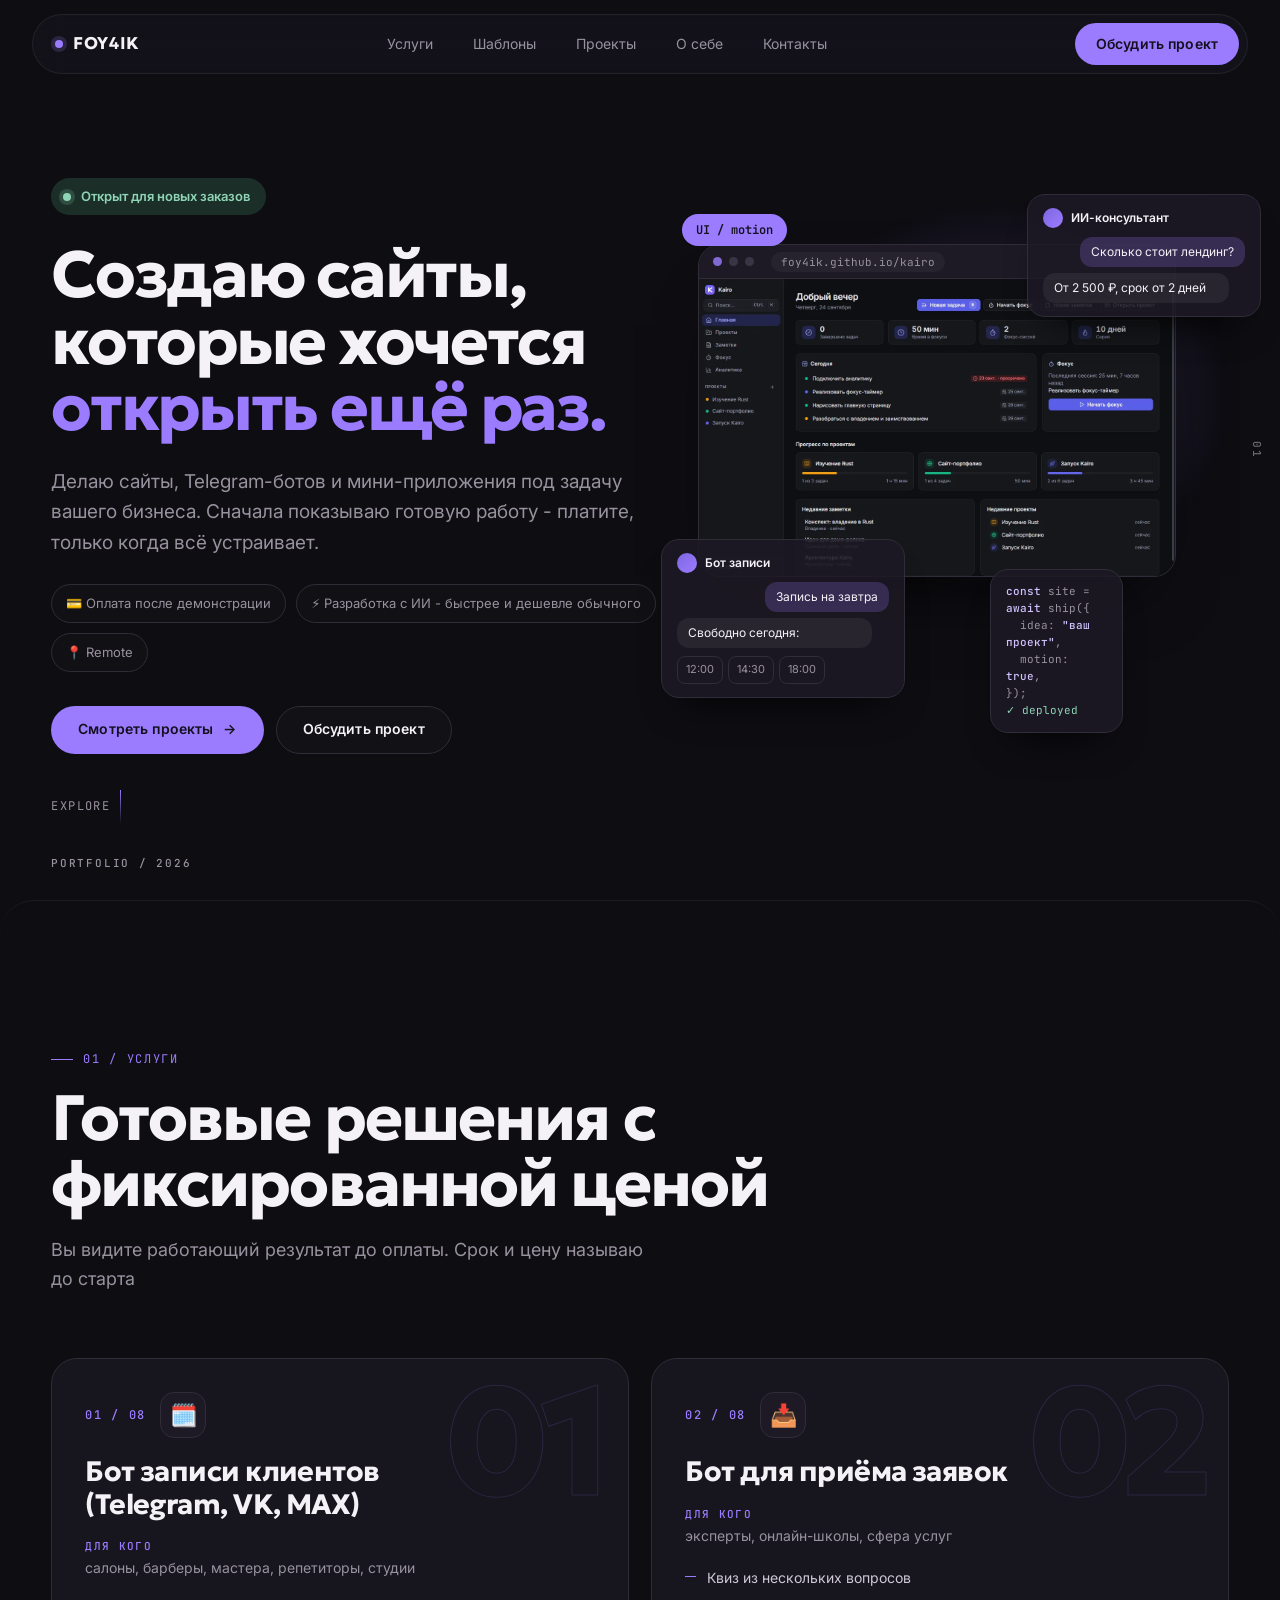
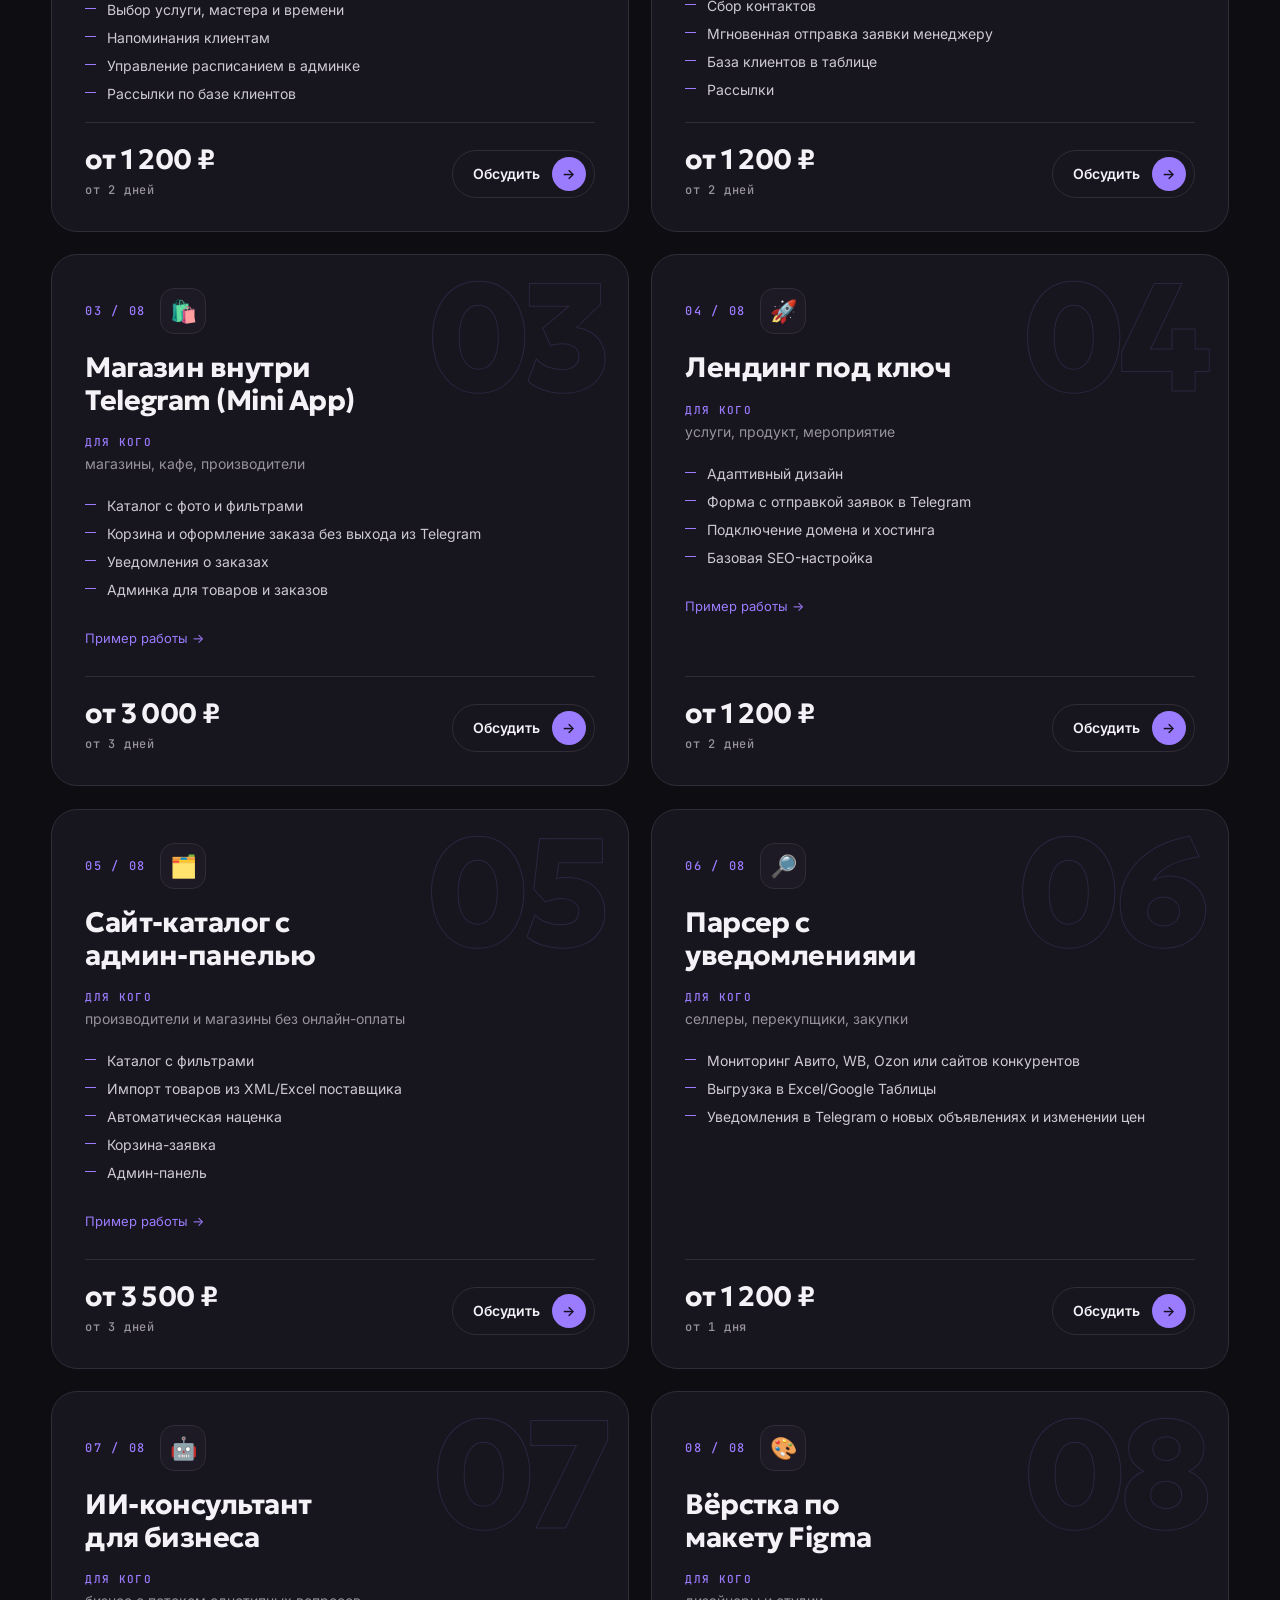
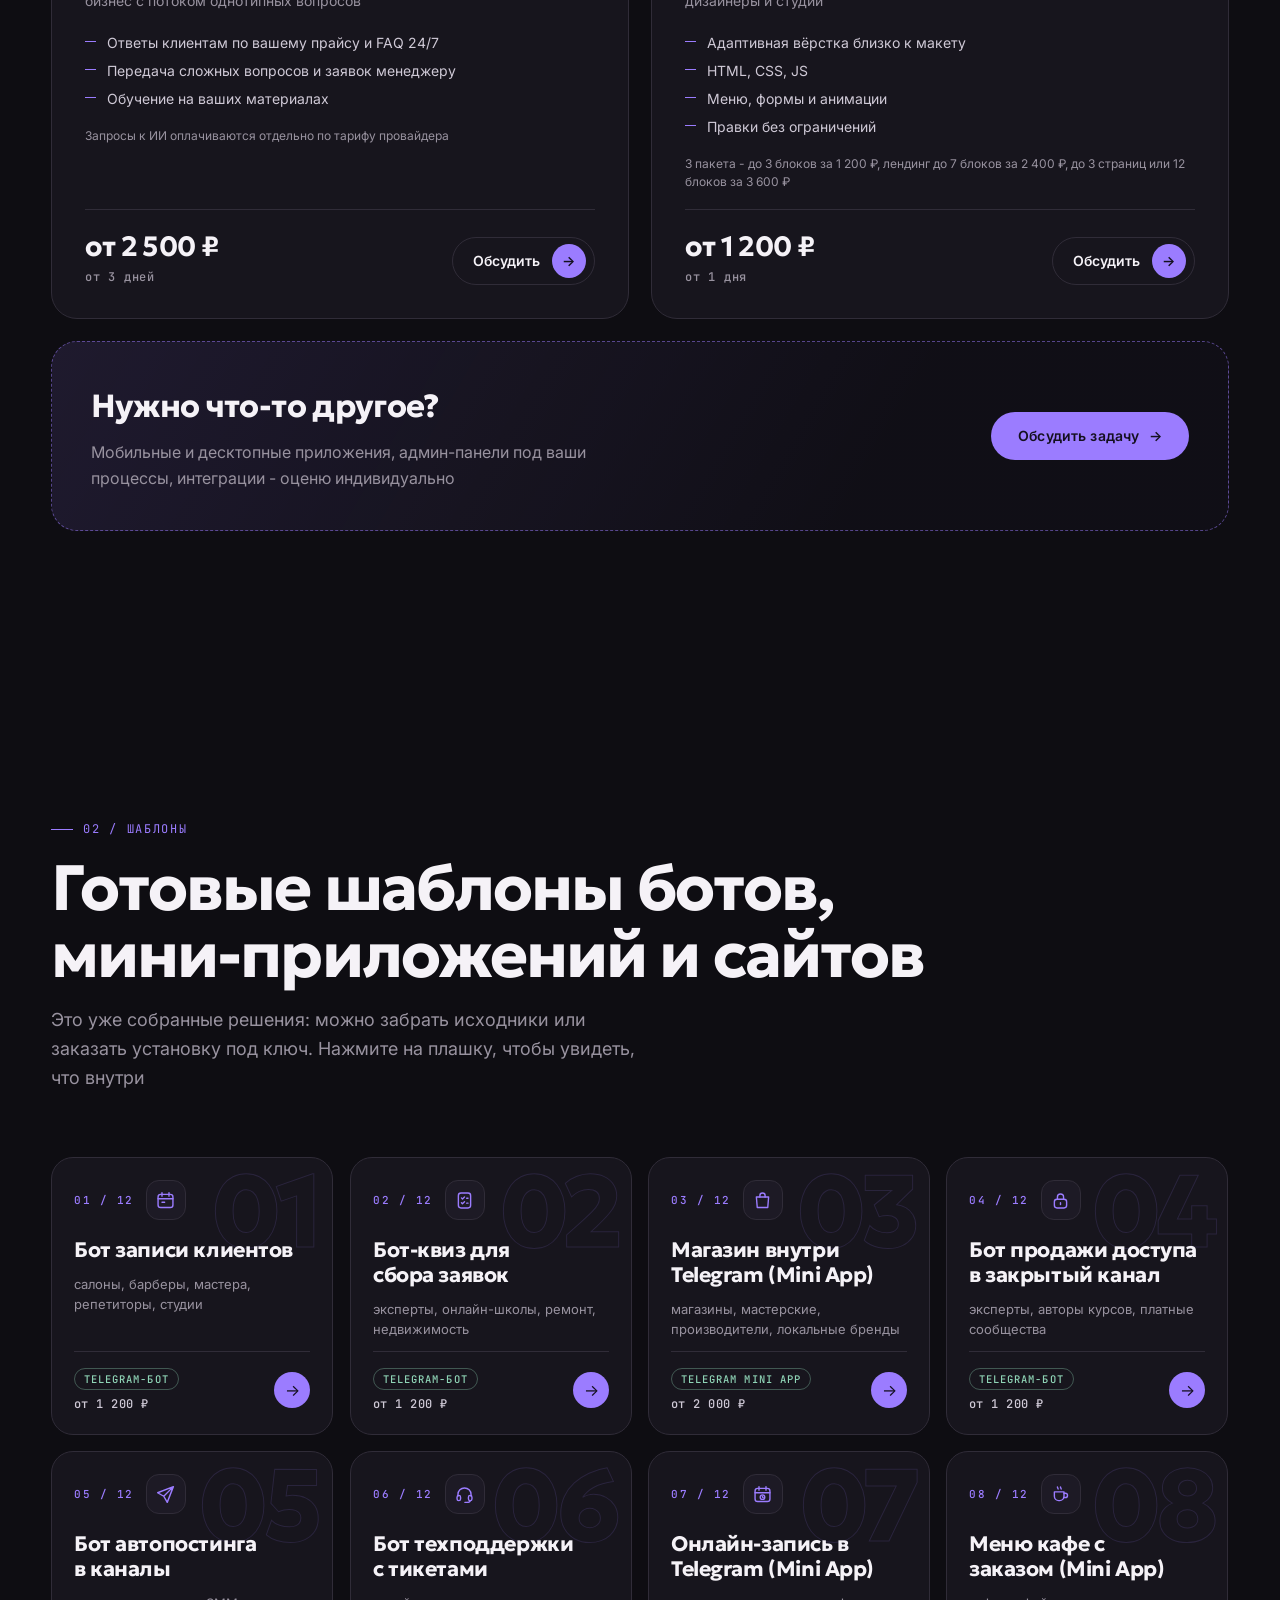
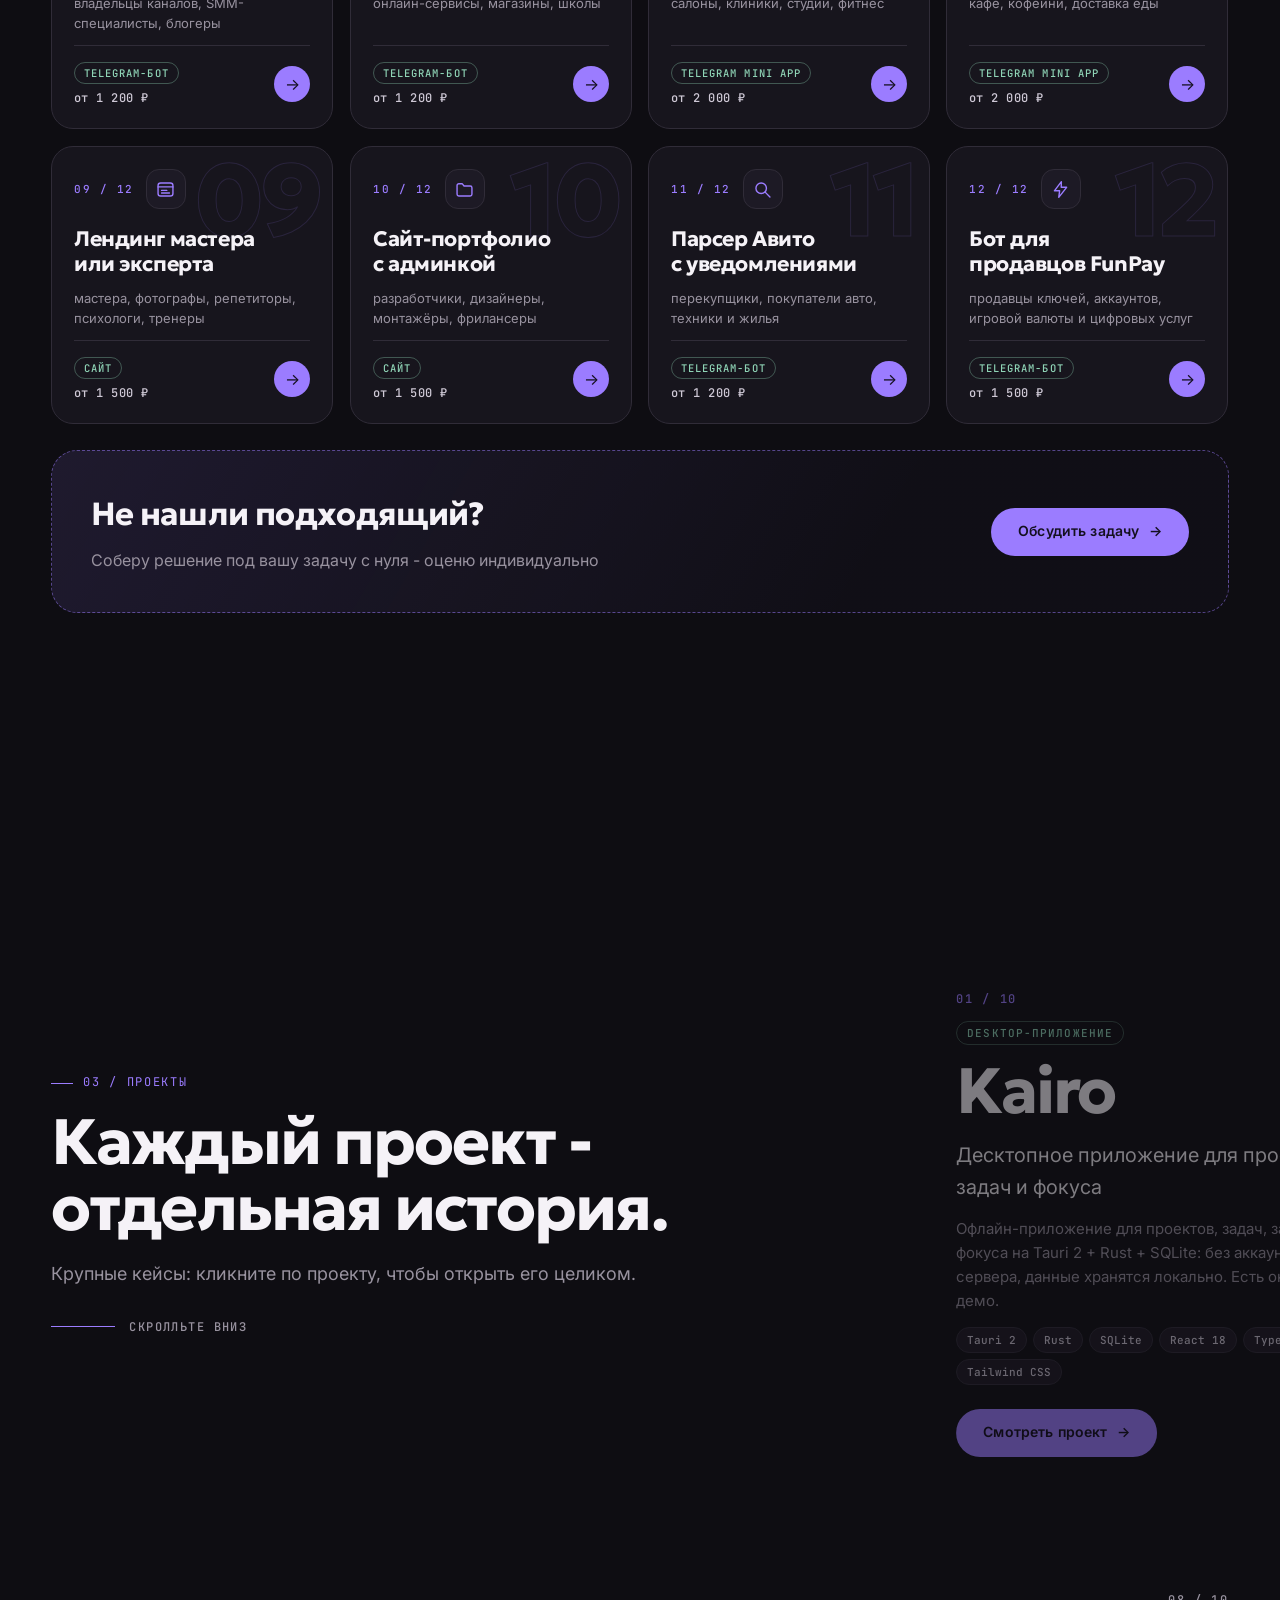
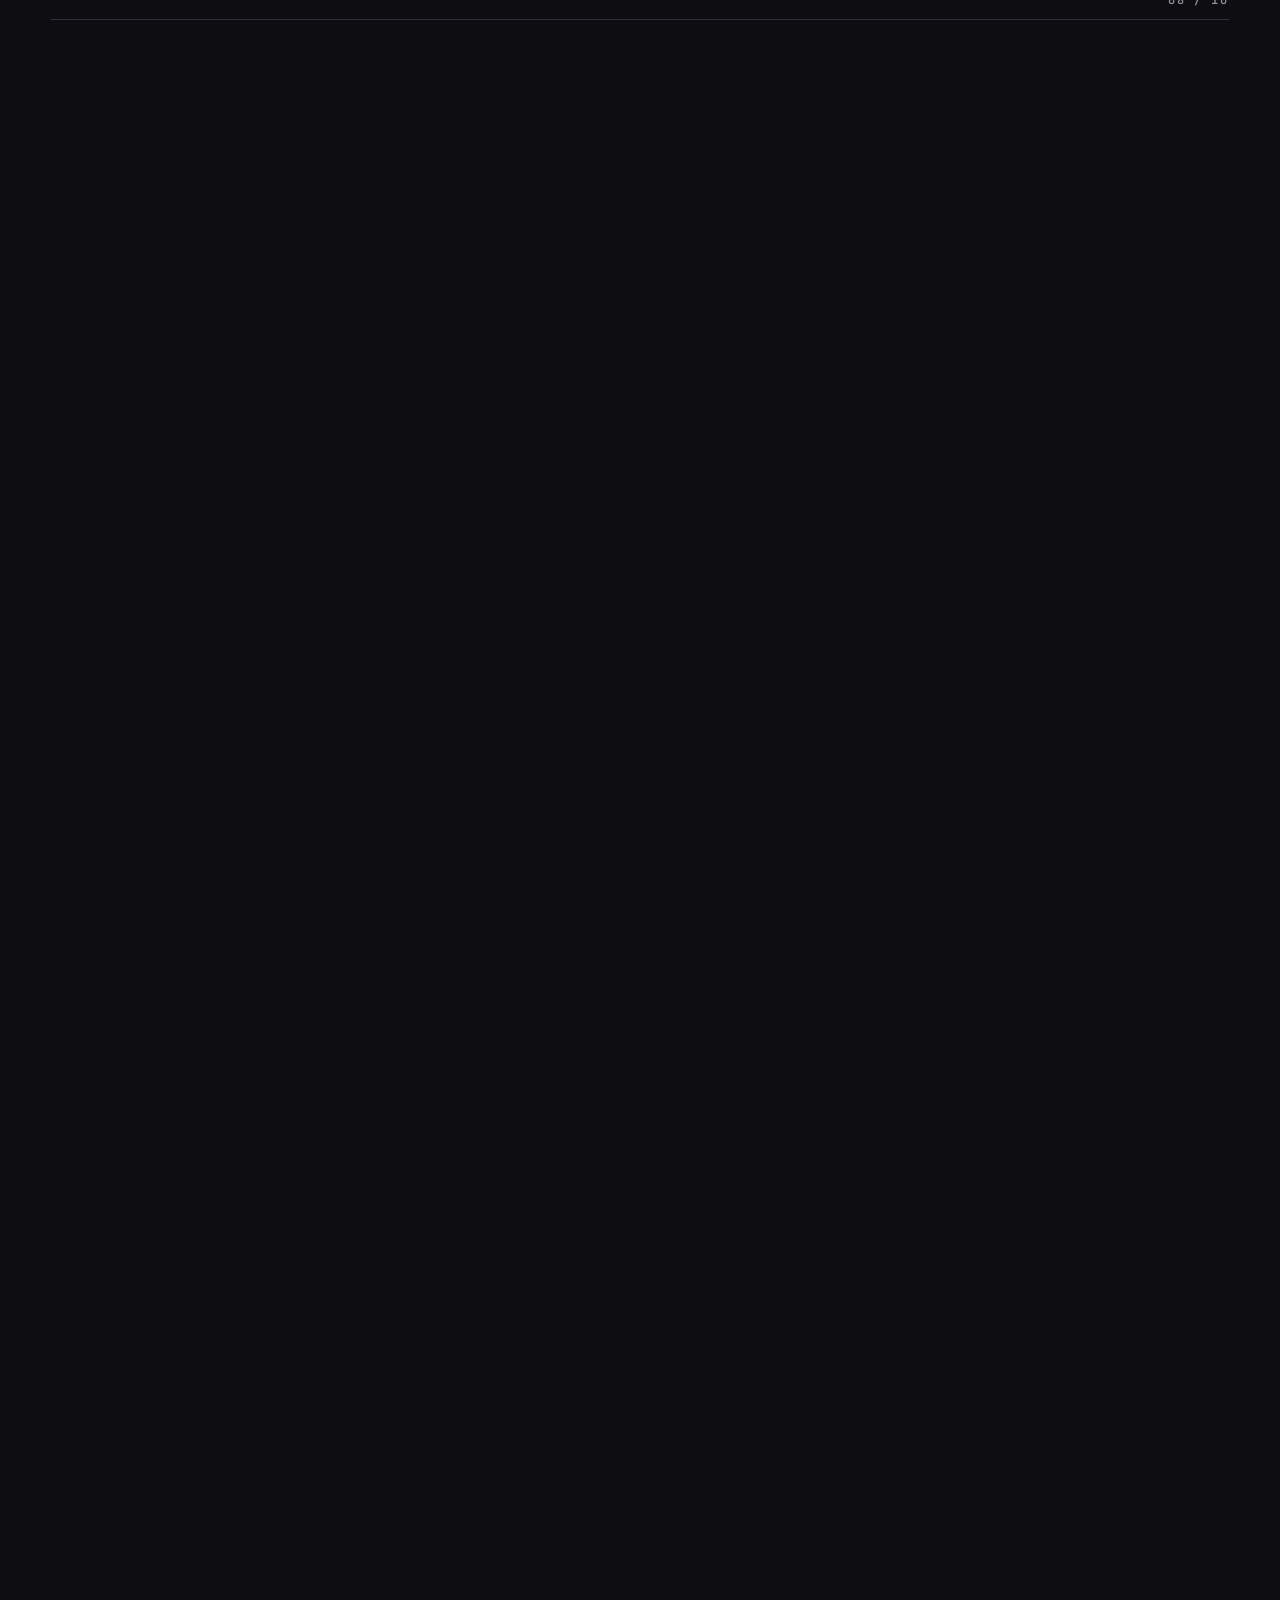
<file: index.html>
<!doctype html>
<html lang="ru">
<head>
<meta charset="utf-8">
<meta name="viewport" content="width=device-width, initial-scale=1, viewport-fit=cover">
<title>Дмитрий (foy4ik) - сайты, Telegram-боты и приложения под ключ</title>
<meta name="description" content="Делаю сайты, Telegram-ботов, мини-приложения и десктопные программы под задачу вашего бизнеса. Сначала показываю готовую работу, платите, только когда всё устраивает.">
<link rel="canonical" href="https://foy4ik.github.io/">
<meta name="theme-color" content="#0E0D12">
<meta property="og:type" content="website">
<meta property="og:site_name" content="foy4ik">
<meta property="og:locale" content="ru_RU">
<meta property="og:title" content="Дмитрий (foy4ik) - сайты, Telegram-боты и приложения под ключ">
<meta property="og:description" content="Готовые решения с фиксированной ценой. Вы видите работающий результат до оплаты.">
<meta property="og:url" content="https://foy4ik.github.io/">
<meta property="og:image" content="https://foy4ik.github.io/assets/og.jpg">
<meta property="og:image:width" content="1200">
<meta property="og:image:height" content="630">
<meta name="twitter:card" content="summary_large_image">
<link rel="icon" href="favicon.svg" type="image/svg+xml">
<link rel="preconnect" href="https://fonts.googleapis.com">
<link rel="preconnect" href="https://fonts.gstatic.com" crossorigin>
<link rel="stylesheet" href="https://fonts.googleapis.com/css2?family=Geologica:wght@400;500;600;700;800&family=Inter:wght@400;500;600&family=JetBrains+Mono:wght@400;500;700&display=swap">
<link rel="stylesheet" href="assets/css/main.css">
<link rel="preload" as="image" href="images/kairo/01-dashboard.webp" fetchpriority="high">
<script type="application/ld+json">{"@context":"https://schema.org","@type":"Person","name":"Дмитрий","alternateName":"foy4ik","url":"https://foy4ik.github.io/","jobTitle":"Разработчик сайтов, Telegram-ботов и приложений","sameAs":["https://github.com/foy4ik","https://t.me/foy4ik","https://kwork.ru/user/dimfilhf"]}</script>
</head>
<body>
<a class="skip" href="#main">К содержимому</a>

<div class="cursor" id="cursor" aria-hidden="true"><div class="cursor-dot"><span class="cursor-label"></span></div></div>

<header class="nav" id="nav">
  <div class="nav-in">
    <a class="brand" href="#hero" data-nav-home aria-label="На главную"><i></i><span id="brand-name">FOY4IK</span></a>
    <nav aria-label="Основная навигация">
      <ul class="nav-links" id="nav-links">
        <li><a href="#services" data-sec="services">Услуги</a></li>
        <li><a href="#templates" data-sec="templates">Шаблоны</a></li>
        <li><a href="#projects" data-sec="projects">Проекты</a></li>
        <li><a href="#about" data-sec="about">О себе</a></li>
        <li id="nav-reviews" hidden><a href="#reviews" data-sec="reviews">Отзывы</a></li>
        <li><a href="#contact" data-sec="contact">Контакты</a></li>
      </ul>
    </nav>
    <a class="btn btn-accent nav-cta" href="#contact" data-magnetic data-cursor="">Обсудить проект</a>
    <button class="burger" id="burger" aria-label="Открыть меню" aria-expanded="false" aria-controls="mobile-menu"><span></span><span></span></button>
  </div>
</header>
<div class="mobile-menu" id="mobile-menu" aria-hidden="true">
  <a href="#services">Услуги</a><a href="#templates">Шаблоны</a><a href="#projects">Проекты</a><a href="#about">О себе</a><a href="#reviews" id="mm-reviews" hidden>Отзывы</a><a href="#contact">Контакты</a>
</div>

<main id="main">
  <!-- HERO -->
  <section class="hero" id="hero" aria-label="Приветствие">
    <div class="hero-stage" id="hero-stage">
      <div class="hero-copy" id="hero-copy">
        <p class="pill" id="hero-pill"><i></i><span id="hero-status">Открыт для заказов</span></p>
        <h1 id="hero-title">Создаю сайты, которые хочется открыть ещё раз.</h1>
        <p class="hero-lead" id="hero-lead"></p>
        <div class="hero-badges" id="hero-badges"></div>
        <div class="hero-cta">
          <a class="btn btn-accent" href="#projects" data-magnetic>Смотреть проекты <span class="arr">→</span></a>
          <a class="btn btn-ghost" href="#contact" data-magnetic>Обсудить проект</a>
        </div>
      </div>
      <div class="hero-object" id="hero-object" aria-hidden="true">
        <div class="ho-glow"></div>
        <div class="ho-tilt" id="ho-tilt">
          <div class="ho-layer ho-window" data-depth="0.4">
            <div class="ho-bar"><i></i><i></i><i></i><span class="ho-url" id="ho-url">foy4ik.github.io/kairo</span></div>
            <div class="ho-view"><img id="ho-img" src="images/kairo/01-dashboard.webp" alt="" width="1280" height="800" decoding="async" fetchpriority="high"></div>
          </div>
          <div class="ho-layer" data-depth="1.5" style="left:-7%;bottom:4%;width:46%;"><div class="ho-card ho-float" style="animation-delay:-2s;">
            <div class="ho-head"><i></i>Бот записи</div>
            <div class="row-gap"><div class="bub me">Запись на завтра</div><div class="bub">Свободно сегодня:</div><div class="ho-times"><span>12:00</span><span>14:30</span><span>18:00</span></div></div>
          </div></div>
          <div class="ho-layer" data-depth="2" style="right:-5%;bottom:-3%;width:50%;"><div class="ho-card ho-code ho-float" style="animation-delay:-4s;">
            <b>const</b> site = <b>await</b> ship({<br>&nbsp;&nbsp;idea: <b>"ваш проект"</b>,<br>&nbsp;&nbsp;motion: <b>true</b>,<br>});<br><span class="ok">✓ deployed</span>
          </div></div>
          <div class="ho-layer" data-depth="1.2" style="right:-6%;top:-4%;width:44%;"><div class="ho-card ho-float" style="animation-delay:-1s;">
            <div class="ho-head"><i></i>ИИ-консультант</div>
            <div class="row-gap"><div class="bub me">Сколько стоит лендинг?</div><div class="bub">От 2 500 ₽, срок от 2 дней</div></div>
          </div></div>
          <div class="ho-layer ho-chip" data-depth="2.4">UI / motion</div>
        </div>
      </div>
      <a class="scroll-hint" href="#services">Explore</a>
      <span class="hero-label" aria-hidden="true">PORTFOLIO / 2026</span>
      <div class="hero-dim" id="hero-dim"></div>
    </div>
  </section>

  <!-- SERVICES -->
  <section class="section over" id="services" aria-labelledby="svc-title" hidden>
    <span class="xr-label">section#services / scrub + tilt</span>
    <div class="wrap">
      <header class="sec-head">
        <p class="eyebrow" data-reveal>01 / Услуги</p>
        <h2 class="title" id="svc-title" data-split>Готовые решения с фиксированной ценой</h2>
        <p class="sec-sub" data-reveal>Вы видите работающий результат до оплаты. Срок и цену называю до старта</p>
      </header>
      <div class="svc-grid" id="svc-grid"></div>
      <div class="svc-custom" data-reveal>
        <div>
          <h3>Нужно что-то другое?</h3>
          <p>Мобильные и десктопные приложения, админ-панели под ваши процессы, интеграции - оценю индивидуально</p>
        </div>
        <button type="button" class="btn btn-accent" id="svc-custom-btn" data-magnetic>Обсудить задачу <span class="arr">→</span></button>
      </div>
    </div>
  </section>

  <!-- TEMPLATES -->
  <section class="section over tpl-sec" id="templates" aria-labelledby="tpl-title" style="border-radius:0; border-top:0;">
    <span class="xr-label">section#templates / tilt tiles + case view</span>
    <div class="wrap">
      <header class="sec-head">
        <p class="eyebrow" data-reveal>02 / Шаблоны</p>
        <h2 class="title" id="tpl-title" data-split>Готовые шаблоны ботов, мини-приложений и сайтов</h2>
        <p class="sec-sub" data-reveal>Это уже собранные решения: можно забрать исходники или заказать установку под ключ. Нажмите на плашку, чтобы увидеть, что внутри</p>
      </header>
      <div class="tpl-grid" id="tpl-grid"></div>
      <div class="svc-custom" data-reveal>
        <div>
          <h3>Не нашли подходящий?</h3>
          <p>Соберу решение под вашу задачу с нуля - оценю индивидуально</p>
        </div>
        <button type="button" class="btn btn-accent" id="tpl-custom-btn" data-magnetic>Обсудить задачу <span class="arr">→</span></button>
      </div>
    </div>
  </section>

  <!-- PROJECTS -->
  <section class="projects" id="projects" aria-labelledby="proj-title">
    <span class="xr-label">section#projects / pin + horizontal</span>
    <div class="proj-pin" id="proj-pin">
      <div class="proj-track" id="proj-track">
        <div class="proj-intro" id="proj-intro">
          <p class="eyebrow">03 / Проекты</p>
          <h2 class="title" id="proj-title" style="margin-top:16px;">Каждый проект - отдельная история.</h2>
          <p class="sec-sub">Крупные кейсы: кликните по проекту, чтобы открыть его целиком.</p>
          <p class="proj-hint"><i></i>Скролльте вниз</p>
        </div>
      </div>
      <div class="proj-progress" aria-hidden="true"><i id="proj-bar"></i></div>
      <div class="proj-count" id="proj-count" aria-hidden="true">01 / 01</div>
    </div>
  </section>

  <!-- ABOUT -->
  <section class="section over" id="about" aria-labelledby="about-title" style="border-radius:0; border-top:0;">
    <span class="xr-label">section#about / stack preview</span>
    <div class="wrap about-grid">
      <div class="about-copy">
        <p class="eyebrow" data-reveal>04 / О себе</p>
        <h2 class="title" id="about-title" style="margin-top:16px;" data-split>Я превращаю идеи в работающие digital-продукты.</h2>
        <div class="about-bio" id="about-bio" data-reveal></div>
        <ol class="steps" id="about-steps" data-reveal></ol>
        <p class="risk" id="about-risk" data-reveal></p>
        <div class="stats" id="about-stats" data-reveal>
          <div><b id="stat-projects">0 проектов в портфолио</b><span>включая выполненные заказы</span></div>
          <div><b>Claude Code в каждом проекте</b><span>весь код в портфолио написан с его помощью</span></div>
          <div><b>Сайты, боты, desktop, iOS/Android</b><span>с нуля, без конструкторов</span></div>
          <div><b>Оплата после демонстрации</b><span>показываю готовую работу, файлы передаю только после оплаты</span></div>
        </div>
      </div>
      <div class="about-stack" data-reveal>
        <p class="stack-label">Мой стек</p>
        <p class="stack-head" id="stack-head">Любой</p>
        <p class="stack-note" id="stack-note"></p>
        <div class="chips" id="stack-chips" role="list"></div>
        <div class="pv" id="stack-pv" aria-live="polite"></div>
        <p class="limits-note" id="stack-limits"></p>
      </div>
    </div>
  </section>

  <!-- PROCESS -->
  <section class="section over" id="process" aria-labelledby="proc-title" style="border-radius:0; border-top:0; padding-top:0;">
    <span class="xr-label">section#process / terminal sequence</span>
    <div class="wrap proc-grid">
      <div>
        <p class="eyebrow" data-reveal>05 / Процесс</p>
        <h2 class="title" id="proc-title" style="margin-top:16px;" data-split>От идеи до работающего сайта.</h2>
        <div class="stages" id="stages" role="list"></div>
      </div>
      <div class="term" data-reveal>
        <div class="term-bar"><i></i><i></i><i></i><span>~/my-project</span></div>
        <div class="term-body" id="term-body" aria-live="off"></div>
      </div>
    </div>
  </section>

  <!-- REVIEWS (shown only when real reviews exist) -->
  <section class="section over" id="reviews" aria-labelledby="rev-title" hidden style="border-radius:0; border-top:0; padding-top:0;">
    <span class="xr-label">section#reviews / drag stack</span>
    <div class="wrap">
      <header class="sec-head">
        <p class="eyebrow" data-reveal>06 / Отзывы</p>
        <h2 class="title" id="rev-title" data-split>Что говорят клиенты.</h2>
      </header>
      <div class="rev-wrap">
        <div class="rev-stack" id="rev-stack" data-cursor="DRAG"></div>
        <div class="rev-ctl" id="rev-ctl"><button type="button" id="rev-prev" aria-label="Предыдущий отзыв">←</button><button type="button" id="rev-next" aria-label="Следующий отзыв">→</button><span id="rev-no">01 / 01</span></div>
      </div>
    </div>
  </section>

  <!-- CONTACT -->
  <section class="section over contact" id="contact" aria-labelledby="contact-title" style="border-radius:0; border-top:0; padding-top:0;">
    <span class="xr-label">section#contact / keyword tags + formspree</span>
    <div class="wrap">
      <p class="eyebrow" data-reveal>07 / Контакты</p>
      <h2 class="title" id="contact-title" style="margin-top:16px;" data-split>Есть идея?</h2>
      <p class="sec-sub" data-reveal>Расскажите, что нужно, и я предложу решение, срок и цену.</p>
      <div class="idea" id="idea" data-reveal>
        <form class="idea-card" id="idea-form" target="idea-frame" novalidate>
          <input type="hidden" name="_subject" value="Заявка с сайта">
          <input type="hidden" name="tags" id="idea-tags-input">
          <label for="lead-message">Расскажите, что хотите создать</label>
          <textarea id="lead-message" name="message" rows="2" placeholder="Например: нужен сайт для мастерской и Telegram-бот для записи..." required></textarea>
          <div class="tags" id="idea-tags" aria-live="polite"></div>
          <div class="idea-fields" id="idea-fields" hidden>
            <div class="fld"><label for="lead-name">Имя</label><input id="lead-name" name="name" autocomplete="name" required></div>
            <div class="fld"><label for="lead-contact">Telegram, email или телефон</label><input id="lead-contact" name="_replyto" autocomplete="off" required></div>
            <button type="submit" class="btn btn-accent" id="idea-submit" data-magnetic>Отправить идею <span class="arr">→</span></button>
          </div>
          <p id="idea-error" role="alert" style="color:#ff9a9a; font-size:13px; margin-top:12px;" hidden></p>
        </form>
        <iframe name="idea-frame" hidden aria-hidden="true" title="send"></iframe>
        <div class="sent" id="idea-sent" role="status"><div class="big">IDEA RECEIVED ✓</div><p>Спасибо! Заявка отправлена, отвечу в течение дня. Если хотите быстрее, напишите напрямую:</p></div>
      </div>
      <div class="contacts" id="contacts"></div>
    </div>
  </section>
</main>

<footer class="foot">
  <div class="wrap foot-in">
    <span id="foot-name">© 2026</span>
    <button type="button" class="egg" id="egg" aria-expanded="false" aria-controls="xray-card">Built with curiosity + code.</button>
  </div>
</footer>

<div class="corner r" id="corner-no" aria-hidden="true">01</div>

<aside class="xray-card" id="xray-card" aria-label="Технический слой">
  <h4>Under the hood</h4>
  <div><b>HTML + CSS + JS</b> (ES modules), без сборки</div>
  <div><b>GSAP + ScrollTrigger</b>: pin, scrub, parallax</div>
  <div><b>Lenis</b>: плавный скролл</div>
  <div><b>Данные</b>: JSON в странице, правятся админкой</div>
  <div><b>Хостинг</b>: GitHub Pages</div>
  <div class="m" style="color:var(--muted)">Нажмите ещё раз, чтобы скрыть слои.</div>
</aside>

<!-- CASE: immersive project view -->
<div class="case" id="case" role="dialog" aria-modal="true" aria-labelledby="case-title" aria-hidden="true" data-lenis-prevent>
  <div class="case-bar">
    <button type="button" class="btn btn-ghost" id="case-back" data-cursor="">← Все проекты</button>
    <span class="case-count" id="case-count"></span>
    <button type="button" class="case-x" id="case-close" aria-label="Закрыть проект">✕</button>
  </div>
  <div class="case-scroll" id="case-scroll" tabindex="-1"></div>
</div>

<script id="state-data" type="application/json">{"profile":{"name":"Дмитрий (foy4ik)","role":"Сайты, Telegram-боты и приложения под ключ","tagline":"Делаю сайты, Telegram-ботов и мини-приложения под задачу вашего бизнеса. Сначала показываю готовую работу - платите, только когда всё устраивает.","heroChip":"💳 Оплата после демонстрации","heroChip2":"⚡ Разработка с ИИ - быстрее и дешевле обычного","stackTitle":"Любой","stackText":"Код пишет Claude Code, поэтому я не привязан к одному языку или фреймворку: беру тот стек, который лучше подходит задаче.","limits":["Закрытые SDK, особое оборудование и системы без доступа к среде - только если доступ будет у меня"],"bio":"Делаю сайты под ключ - от лендинга до каталога с личным кабинетом и админ-панелью, Telegram-ботов и мини-приложения, мобильные приложения под iOS и Android, десктопные программы и Python-решения: парсеры, автоматизацию, интеграции. Работаю по вашему макету или со своим дизайном.\n\nВ разработке использую Claude Code - ИИ-инструмент, который пишет код под моим руководством. Благодаря ему я делаю проекты в разы быстрее, чем при классической разработке, а значит, дешевле для вас. При этом ИИ - только инструмент: разобраться в задаче, продумать логику, проверить каждую функцию и запустить проект - моя работа.","steps":["Обсуждаем задачу, я называю срок и цену.","Делаю проект и показываю его в работе - в демо, без передачи файлов.","Вносим правки, если нужно.","Вы оплачиваете, я передаю исходники и помогаю с запуском."],"riskLine":"Вы ничем не рискуете: если результат не понравится, вы ничего не платите.","location":"Remote","available":"Открыт для новых заказов","email":"dmitriyfilatov3@gmail.com","telegram":"https://t.me/foy4ik","github":"https://github.com/foy4ik","kwork":"https://kwork.ru/user/dimfilhf","skills":{"Уже делал на":["Next.js","React","TypeScript","Tailwind CSS","Node.js","Python","Rust + Tauri","PostgreSQL","SQLite","Prisma","Telegram Bot API","Vercel","GitHub Actions"]},"heroTitle":"Создаю сайты,\nкоторые хочется\nоткрыть ещё раз."},"projects":[{"id":"kairo","title":"Kairo","tagline":"Десктопное приложение для проектов, задач и фокуса","description":"Офлайн-приложение для проектов, задач, заметок и фокуса на Tauri 2 + Rust + SQLite: без аккаунта и сервера, данные хранятся локально. Есть онлайн-демо.","meta":"Портфолио-проект - десктопное приложение, соло-разработка","fullDescription":["Kairo собирает в одном офлайн-приложении весь рабочий цикл: спланировать, сфокусироваться, поработать, зафиксировать, подвести итоги. Никакого аккаунта и сервера - все данные лежат в локальном файле SQLite на компьютере пользователя.","Ядро написано на Rust (Tauri 2), интерфейс - на React и TypeScript. Есть установщики для Windows, macOS и Linux, автообновление с проверкой подписи из GitHub Releases и онлайн-демо, которое можно попробовать прямо в браузере без установки."],"features":["Канбан-доска: свои колонки, drag & drop с сохранением порядка, сортировка одним кликом по сроку и приоритету, быстрое добавление задачи одной строкой, фильтры, боковая панель с чек-листом, дедлайном и тегами","Заметки в Markdown с живым превью, папками, тегами, привязкой к задачам и автосохранением","Фокус-таймер на стороне Rust: продолжает работать при скрытом окне, обратный отсчёт в трее, системные уведомления, привязка к задаче","Аналитика: сессии, время в фокусе, разбивка по проектам и тегам, серия дней подряд","Командная палитра (Ctrl+K), работа целиком с клавиатуры, русский и английский без перезапуска, светлая и тёмная темы (тёмная нарисована отдельно, а не инвертирована)","Экспорт и импорт данных в JSON с валидацией и автоматической резервной копией; санитизация Markdown, строгий CSP, проверка подписи обновлений","Качество: 43 unit-теста, 28 тестов на Rust, 41 e2e-сценарий на Playwright, аудит доступности WCAG 2.1 AA по всем экранам без нарушений, CI и сборка инсталляторов под три ОС"],"tags":["Tauri 2","Rust","SQLite","React 18","TypeScript","Tailwind CSS","Zustand"],"link":"https://foy4ik.github.io/kairo/","linkLabel":"Онлайн-демо","repo":"https://github.com/foy4ik/kairo","download":"https://github.com/foy4ik/kairo#download","badge":"Desktop-приложение","video":"images/kairo/kairo-demo.mp4","images":["images/kairo/01-dashboard.webp","images/kairo/02-board.webp","images/kairo/10-sort-confirm.webp","images/kairo/03-notes.webp","images/kairo/04-focus.webp","images/kairo/05-analytics.webp","images/kairo/09-command-palette.webp","images/kairo/08-settings.webp","images/kairo/06-dashboard-light.webp","images/kairo/07-board-light.webp"]},{"id":"finly","title":"Finly","tagline":"Лендинг сервиса управления личными финансами","description":"Коммерческий SaaS-лендинг для вымышленного финтех-продукта: продуманная архитектура компонентов, анимации и адаптивная вёрстка уровня продакшена.","meta":"Портфолио-проект - UI/UX, вёрстка, анимации","fullDescription":["Полноценный коммерческий лендинг для вымышленного SaaS-продукта в сфере личных финансов. Цель проекта - показать полный цикл фронтенд-разработки: от продуманной компонентной архитектуры до анимаций и адаптивной вёрстки уровня продакшена."],"features":["Адаптивная вёрстка от 390px до 1440px+, с переработанным мобильным меню (не просто сжатая десктоп-версия)","Hero-секция с анимированной mockup-карточкой дашборда: счётчики баланса, дорисовывающийся при скролле SVG-график","Тёмная секция превью приложения: баланс, доходы и расходы, разбивка по категориям, фильтруемый список транзакций со своим empty state","Интерактивные тарифы с переключением Monthly/Yearly и живым пересчётом цены","Модальная форма подписки с email-валидацией и состояниями loading/success/error","FAQ-аккордеон, отзывы, social proof, плавный скролл, hover-эффекты на всех интерактивных элементах"],"tags":["Next.js 16","TypeScript","Tailwind CSS v4","shadcn/ui","Framer Motion"],"link":"https://finly-sandy.vercel.app/","linkLabel":"Демо","repo":"https://github.com/foy4ik/finly","badge":"","images":["images/finly/finly-01-hero.webp","images/finly/finly-02-dashboard.webp","images/finly/finly-03-pricing.webp","images/finly/finly-04-features.webp","images/finly/finly-05-mobile.webp","images/finly/finly-06-mobile-menu.webp"]},{"id":"forma-studio","title":"Forma Studio","tagline":"Сайт дизайн-студии интерьеров","description":"Многостраничный сайт премиальной студии дизайна интерьеров: каталог кейсов, полноэкранная галерея, формы и анимации на уровне продакшена.","meta":"Портфолио-проект, соло - от архитектуры до деплоя","fullDescription":["Многостраничный сайт для вымышленной премиальной студии дизайна интерьеров. Самостоятельный проект для портфолио: полный цикл - от архитектуры до деплоя."],"features":["Главная страница: hero, подборка проектов, услуги, процесс работы, отзывы","Каталог проектов (9 кейсов) с фильтрацией по категориям, подгрузкой и анимацией сетки","Детальная страница проекта: полноэкранная галерея с управлением с клавиатуры, навигация между соседними проектами, похожие проекты","Страница услуг с описанием процесса по каждому направлению","Страница «о студии»: таймлайн, команда, ценности, цифры","Форма обратной связи с клиентской валидацией и состояниями загрузки/успеха/ошибки","Кастомная 404-страница, полная адаптивность, fullscreen-меню на мобильных","SEO-метаданные для каждой страницы, семантическая разметка, поддержка prefers-reduced-motion"],"tags":["Next.js","TypeScript","Tailwind CSS","Framer Motion","Lucide Icons"],"link":"https://forma-studio-rouge-nine.vercel.app/","linkLabel":"Демо","repo":"https://github.com/foy4ik/forma-studio","badge":"","images":["images/forma/01-home-hero.webp","images/forma/02-projects-catalog.webp","images/forma/03-project-detail.webp","images/forma/04-project-gallery-lightbox.webp","images/forma/05-services.webp","images/forma/06-mobile-home.webp"]},{"id":"taskflow","title":"TaskFlow","tagline":"Telegram Mini App для задач и напоминаний","description":"Telegram Mini App для управления задачами и напоминаниями с криптографически проверенной авторизацией через Telegram, PostgreSQL и Next.js.","meta":"Telegram Mini App - full-stack","fullDescription":["TaskFlow - полноценный менеджер задач, реализованный как нативное мини-приложение внутри Telegram. Авторизация проходит через сам Telegram: initData проверяется по HMAC-SHA256 на сервере при каждом запросе, поэтому подделать личность пользователя со стороны клиента невозможно.","Фронтенд - Next.js (App Router) и TypeScript, бэкенд - PostgreSQL и Prisma, с оптимистичными обновлениями интерфейса, тактильной обратной связью (haptics) и темой, которая мгновенно подстраивается под цветовую схему самого Telegram. У задач есть приоритеты, категории, сроки и настраиваемые напоминания - в момент события, за 30 минут/час/сутки, либо мягкое напоминание через час после дедлайна, если задача не выполнена - они приходят прямо от бота по расписанию. Интерфейс полностью двуязычный (русский/английский), спроектирован mobile-first под встроенный браузер Telegram, с отдельным вниманием к доступности, обработке ошибок и офлайн-состояниям."],"features":["Серверная HMAC-проверка initData от Telegram - клиентским данным о личности не доверяем никогда","Оптимистичные обновления, тактильная отдача, светлая/тёмная/нативная Telegram-тема","Настраиваемые напоминания по задачам, доставляются через реального Telegram-бота с точностью до минуты","Раздел статистики с графиком активности за 7 дней и разбивкой по категориям","Двуязычный интерфейс (RU/EN), адаптивный от 375px до десктопа"],"tags":["Next.js","TypeScript","PostgreSQL","Prisma","Telegram Mini Apps"],"link":"https://t.me/T4skFlowbot","linkLabel":"Открыть бота","repo":"https://github.com/foy4ik/taskflow","badge":"","images":["images/taskflow/home.webp","images/taskflow/tasks.webp","images/taskflow/create-form.webp","images/taskflow/statistics.webp"]},{"id":"trofimovskie","title":"Трофимовские кухни","tagline":"Каталог сопутствующих товаров + админ-панель","description":"Каталог сопутствующих товаров (47 000+ SKU) с автоимпортом из XML-фида поставщика и админ-панелью с нуля - инструмент для менеджеров производителя кухонь.","meta":"Веб-приложение, соло-разработка","fullDescription":["Производитель кухонь на заказ допродаёт клиентам сопутствующие товары - фурнитуру, мойки, смесители, ручки, направляющие - по каталогу поставщика на 47 000+ SKU. Нужен был инструмент для менеджеров: показать клиенту каталог, собрать корзину, отправить её по ссылке клиенту, а тот сам оформляет заявку - без онлайн-оплаты и доставки, это витрина с быстрым оформлением интереса, а не интернет-магазин."],"features":["Автоимпорт каталога из XML-фида поставщика: потоковый парсинг 47 000+ товаров и 1300+ категорий, ежедневное обновление по расписанию, сравнение по хэшу и защитный порог на случай сбоя у поставщика","Ценовой движок: общая наценка + наценка по категории/товару + настраиваемое округление с понятным приоритетом правил","Публичный каталог: дерево категорий, полнотекстовый поиск, фильтры по бренду и характеристикам (включая свой двухползунковый range-слайдер для числовых параметров), сортировки, пагинация, галерея фото на карточке товара","Корзина без регистрации, расшаривание по ссылке, клиент сам дооформляет заявку","Админ-панель с нуля: товары и категории с откатом ручных правок к исходнику из фида, наценки, статические страницы, баннеры, заявки, история импортов, восстановление битых картинок","Self-hosted продакшен: свой Node-сервер, cron внутри процесса, SQLite с решением проблем конкурентной записи"],"tags":["Next.js","TypeScript","Prisma","SQLite","Tailwind CSS","XML-парсинг"],"link":"","linkLabel":"Демо","repo":"","badge":"Реальный заказ","images":["images/trofim/01-glavnaya.webp","images/trofim/02-kategoriya.webp","images/trofim/03-filtry.webp","images/trofim/04-admin-kategorii.webp"]},{"id":"lavanda","title":"Лаванда","tagline":"Лендинг студии красоты с записью в два клика","description":"Светлый премиальный лендинг для вымышленной студии красоты: прайс с вкладками, мастера, галерея с лайтбоксом и запись из любой кнопки.","meta":"Портфолио-проект - вёрстка, адаптив, JavaScript","fullDescription":["Лендинг для вымышленной студии красоты в центре Москвы. Идея бренда - «красота без спешки», и она выражена аркой: окно в тихое помещение повторяется в фото героя, карточках мастеров и ярлыках. Задача проекта - светлый премиальный сайт, на котором записаться можно в два клика.","Сайт написан на чистых HTML, CSS и JavaScript, без фреймворков. Классы по БЭМ, цвета и размеры вынесены в CSS-переменные, вёрстка mobile-first и держится от 320 до 2560 px. Формы работают без бэкенда: отправка имитируется. Все бренды, контакты, цены и отзывы вымышлены, фотографии - с Pexels."],"features":["Услуги и цены: вкладки по направлениям и прайс с точечными лидерами, как в меню ресторана","Запись: модальное окно с маской телефона и валидацией открывается из любой кнопки «Записаться», есть и кнопка «Записаться в Telegram»","Мастера: три арочные карточки с фото и коротким описанием","Галерея с лайтбоксом, слайдер отзывов, FAQ-аккордеон, контакты со стилизованной SVG-картой","Спокойная анимация: блоки плавно появляются, золотой контур арки «рисуется» при загрузке, при prefers-reduced-motion всё статично","Проверка: 3 браузерных движка на 9 ширинах от 320 до 2560 px без горизонтального скролла и ошибок, Lighthouse на мобильном 95 / 100 / 100 / 100"],"tags":["HTML","CSS","JavaScript","БЭМ","CSS Grid","Playwright"],"link":"https://foy4ik.github.io/responsive-concepts-demo/01-lavanda/","linkLabel":"Демо","repo":"https://github.com/foy4ik/responsive-concepts-demo/tree/main/01-lavanda","badge":"Концепт","images":["images/concepts/lavanda/01.webp","images/concepts/lavanda/02.webp","images/concepts/lavanda/03.webp","images/concepts/lavanda/04.webp","images/concepts/lavanda/05.webp","images/concepts/lavanda/06.webp","images/concepts/lavanda/07.webp","images/concepts/lavanda/08.webp"]},{"id":"severny-dom","title":"Северный дом","tagline":"Лендинг строительной компании с калькулятором стоимости","description":"Тёмный премиальный лендинг для вымышленной компании, которая строит дома из клеёного бруса: каталог с фильтрами, калькулятор стоимости и квиз.","meta":"Портфолио-проект - вёрстка, адаптив, JavaScript","fullDescription":["Лендинг для вымышленной компании, которая строит загородные дома из клеёного бруса. Визуальная идея - чертёж: тонкие медные линии, размерные выноски и смета в виде листа с позициями. Задача проекта - показать каталог и дать посчитать стоимость без звонка.","Сайт написан на чистых HTML, CSS и JavaScript. Каталог и калькулятор считают цену одной формулой, поэтому стоимость в карточках и в смете всегда совпадает. Адаптив от 320 до 2560 px. Формы работают без бэкенда: отправка имитируется. Все бренды, контакты, цены и отзывы вымышлены, фотографии - с Pexels."],"features":["Каталог: 6 проектов домов с фильтрами по площади и этажности","Калькулятор стоимости: площадь, материал стен, этажность и отделка пересчитывают смету в реальном времени, числа плавно «докручиваются»","Квиз из 3 шагов с прогресс-баром и формой заявки","Таймлайн этапов из 6 шагов: медная линия заполняется по мере прокрутки","Параллакс первого экрана: фото смещается медленнее прокрутки, шапка поверх фото становится плотной с размытием","Слайдер построенных домов, блоки с технологиями, гарантиями и отзывами, при prefers-reduced-motion анимации отключаются","Проверка: 3 браузерных движка на 9 ширинах от 320 до 2560 px, Lighthouse на мобильном 97 / 100 / 100 / 100"],"tags":["HTML","CSS","JavaScript","БЭМ","CSS Grid","Playwright"],"link":"https://foy4ik.github.io/responsive-concepts-demo/02-severny-dom/","linkLabel":"Демо","repo":"https://github.com/foy4ik/responsive-concepts-demo/tree/main/02-severny-dom","badge":"Концепт","images":["images/concepts/severny-dom/01.webp","images/concepts/severny-dom/02.webp","images/concepts/severny-dom/03.webp","images/concepts/severny-dom/04.webp","images/concepts/severny-dom/05.webp","images/concepts/severny-dom/06.webp","images/concepts/severny-dom/07.webp","images/concepts/severny-dom/08.webp"]},{"id":"zerno","title":"Зерно","tagline":"Лендинг кофейни с собственной обжаркой","description":"Тёплый крафтовый лендинг для вымышленной кофейни: меню с вкладками, сорта зерна со шкалой обжарки и бронь столика.","meta":"Портфолио-проект - вёрстка, адаптив, JavaScript","fullDescription":["Лендинг для вымышленной кофейни, которая сама обжаривает зерно. Интерфейс собран из того, что лежит на стойке: бумажные бирки, штампы, чековая лента, мешковина. Задача проекта - тёплый сайт, который приводит гостей в зал и продаёт зерно.","Сайт написан на чистых HTML, CSS и JavaScript, без фреймворков. Адаптив от 320 до 2560 px. Формы работают без бэкенда: отправка имитируется. Все бренды, контакты, цены и отзывы вымышлены, фотографии - с Pexels."],"features":["Меню: вкладки Кофе / Чай / Десерты / Завтраки и карточки-бирки с ценами, на телефоне карточки листаются горизонтально","Наше зерно: 4 сорта со шкалой обжарки","Бронь столика: форма со счётчиком гостей, маской телефона и валидацией","Бегущая строка с сортами зерна на наклонной ленте","Микроанимации: пар над чашкой героя, покачивание иконки зерна при наведении, при prefers-reduced-motion лента останавливается","Блоки о бариста, masonry-галерея атмосферы, доставка и самовывоз, отзывы","Проверка: 3 браузерных движка на 9 ширинах от 320 до 2560 px, Lighthouse на мобильном 97 / 100 / 100 / 100"],"tags":["HTML","CSS","JavaScript","БЭМ","CSS Grid","Playwright"],"link":"https://foy4ik.github.io/responsive-concepts-demo/03-zerno/","linkLabel":"Демо","repo":"https://github.com/foy4ik/responsive-concepts-demo/tree/main/03-zerno","badge":"Концепт","images":["images/concepts/zerno/01.webp","images/concepts/zerno/02.webp","images/concepts/zerno/03.webp","images/concepts/zerno/04.webp","images/concepts/zerno/05.webp","images/concepts/zerno/06.webp","images/concepts/zerno/07.webp","images/concepts/zerno/08.webp"]},{"id":"speakly","title":"Speakly","tagline":"Лендинг онлайн-школы английского в стиле необрутализма","description":"Яркий лендинг для вымышленной онлайн-школы английского: мини-тест уровня, тарифы с переключателем и анимированные счётчики.","meta":"Портфолио-проект - вёрстка, адаптив, JavaScript","fullDescription":["Лендинг для вымышленной онлайн-школы английского. Стиль - необрутализм, а идея - речевые пузыри: каждый блок звучит как реплика в диалоге, карточки с «хвостиком», стикеры с короткими фразами, толстые чёрные обводки и жёсткие тени. Задача проекта - собрать заявки на пробный урок.","Сайт написан на чистых HTML, CSS и JavaScript. Адаптив от 320 до 2560 px. Формы работают без бэкенда: отправка имитируется. Все бренды, контакты, цены и отзывы вымышлены, фотографии - с Pexels."],"features":["Мини-тест уровня: 3 вопроса, результат A2 / B1 / B2 и подбор подходящего курса","Тарифы: 3 карточки и переключатель «помесячно / весь курс»","Первый экран: форма на бесплатный пробный урок и пузыри диалога, которые печатаются по очереди","Анимированные счётчики результатов набегают при прокрутке","Слайдер преподавателей, отзывы и FAQ-аккордеон","Пружинящая анимация: блоки появляются с «пружиной», стикеры слегка покачиваются, при prefers-reduced-motion всё статично","Проверка: 3 браузерных движка на 9 ширинах от 320 до 2560 px, Lighthouse на мобильном 98 / 100 / 100 / 100"],"tags":["HTML","CSS","JavaScript","БЭМ","CSS Grid","Playwright"],"link":"https://foy4ik.github.io/responsive-concepts-demo/04-speakly/","linkLabel":"Демо","repo":"https://github.com/foy4ik/responsive-concepts-demo/tree/main/04-speakly","badge":"Концепт","images":["images/concepts/speakly/01.webp","images/concepts/speakly/02.webp","images/concepts/speakly/03.webp","images/concepts/speakly/04.webp","images/concepts/speakly/05.webp","images/concepts/speakly/06.webp","images/concepts/speakly/07.webp","images/concepts/speakly/08.webp"]},{"id":"glina","title":"Глина","tagline":"Интернет-магазин авторской керамики из трёх страниц","description":"Минималистичный интернет-магазин для вымышленной мастерской: каталог с фильтрами, карточка товара и корзина, которые работают без бэкенда.","meta":"Портфолио-проект - вёрстка, адаптив, JavaScript","fullDescription":["Многостраничный интернет-магазин для вымышленной мастерской авторской керамики: главная, каталог и карточка товара. Визуальная идея - клеймо мастера и пробники глазури: цвета показаны кружками, и они же работают как переключатель цвета на карточке и в фильтре.","Всё работает без бэкенда: каталог собирается из собственного JSON, а корзина хранится в localStorage и синхронизируется между вкладками. Изделия - авторские SVG-иллюстрации, поэтому цвет глазури и ракурсы переключаются на лету. Чистые HTML, CSS и JavaScript, адаптив от 320 до 2560 px. Все бренды, контакты, цены и отзывы вымышлены."],"features":["Каталог: 15 изделий, фильтры по категории, цене и цвету глазури, сортировка и пагинация по 9 на странице, состояние фильтров хранится в адресной строке","Карточка товара: галерея из 3 видов с увеличением, выбор цвета, количество и вкладки «Описание / Уход / Доставка»","Корзина: выезжающая панель на всех страницах, изменение количества, итоговая сумма, счётчик в шапке и оформление заказа в модальном окне","На телефоне фильтры каталога открываются выезжающей панелью","Сдержанная анимация: при наведении фото изделия меняется на вид сверху, счётчик корзины подпрыгивает при добавлении","Проверка: 3 браузерных движка на 9 ширинах от 320 до 2560 px на всех страницах, Lighthouse на мобильном 96-100 / 100 / 100 / 100"],"tags":["HTML","CSS","JavaScript","JSON","localStorage","Playwright"],"link":"https://foy4ik.github.io/responsive-concepts-demo/05-glina/","linkLabel":"Демо","repo":"https://github.com/foy4ik/responsive-concepts-demo/tree/main/05-glina","badge":"Концепт","images":["images/concepts/glina/01.webp","images/concepts/glina/02.webp","images/concepts/glina/03.webp","images/concepts/glina/04.webp","images/concepts/glina/05.webp","images/concepts/glina/06.webp","images/concepts/glina/07.webp","images/concepts/glina/08.webp"]}],"services":[{"id":"svc-booking","emoji":"🗓️","title":"Бот записи клиентов (Telegram, VK, MAX)","audience":"салоны, барберы, мастера, репетиторы, студии","includes":["Выбор услуги, мастера и времени","Напоминания клиентам","Управление расписанием в админке","Рассылки по базе клиентов"],"term":"от 2 дней","price":"от 1 200 ₽","note":"","projectId":""},{"id":"svc-leads","emoji":"📥","title":"Бот для приёма заявок","audience":"эксперты, онлайн-школы, сфера услуг","includes":["Квиз из нескольких вопросов","Сбор контактов","Мгновенная отправка заявки менеджеру","База клиентов в таблице","Рассылки"],"term":"от 2 дней","price":"от 1 200 ₽","note":"","projectId":""},{"id":"svc-shop","emoji":"🛍️","title":"Магазин внутри Telegram (Mini App)","audience":"магазины, кафе, производители","includes":["Каталог с фото и фильтрами","Корзина и оформление заказа без выхода из Telegram","Уведомления о заказах","Админка для товаров и заказов"],"term":"от 3 дней","price":"от 3 000 ₽","note":"","projectId":"taskflow"},{"id":"svc-landing","emoji":"🚀","title":"Лендинг под ключ","audience":"услуги, продукт, мероприятие","includes":["Адаптивный дизайн","Форма с отправкой заявок в Telegram","Подключение домена и хостинга","Базовая SEO-настройка"],"term":"от 2 дней","price":"от 1 200 ₽","note":"","projectId":"finly"},{"id":"svc-catalog","emoji":"🗂️","title":"Сайт-каталог с админ-панелью","audience":"производители и магазины без онлайн-оплаты","includes":["Каталог с фильтрами","Импорт товаров из XML/Excel поставщика","Автоматическая наценка","Корзина-заявка","Админ-панель"],"term":"от 3 дней","price":"от 3 500 ₽","note":"","projectId":"trofimovskie"},{"id":"svc-parser","emoji":"🔎","title":"Парсер с уведомлениями","audience":"селлеры, перекупщики, закупки","includes":["Мониторинг Авито, WB, Ozon или сайтов конкурентов","Выгрузка в Excel/Google Таблицы","Уведомления в Telegram о новых объявлениях и изменении цен"],"term":"от 1 дня","price":"от 1 200 ₽","note":"","projectId":""},{"id":"svc-ai","emoji":"🤖","title":"ИИ-консультант для бизнеса","audience":"бизнес с потоком однотипных вопросов","includes":["Ответы клиентам по вашему прайсу и FAQ 24/7","Передача сложных вопросов и заявок менеджеру","Обучение на ваших материалах"],"term":"от 3 дней","price":"от 2 500 ₽","note":"Запросы к ИИ оплачиваются отдельно по тарифу провайдера","projectId":""},{"id":"svc-layout","emoji":"🎨","title":"Вёрстка по макету Figma","audience":"дизайнеры и студии","includes":["Адаптивная вёрстка близко к макету","HTML, CSS, JS","Меню, формы и анимации","Правки без ограничений"],"term":"от 1 дня","price":"от 1 200 ₽","note":"3 пакета - до 3 блоков за 1 200 ₽, лендинг до 7 блоков за 2 400 ₽, до 3 страниц или 12 блоков за 3 600 ₽","projectId":""}],"reviews":[],"templates":{"booking-bot":{"price":1200},"quiz-bot":{"price":1200},"shop-miniapp":{"price":2000},"paywall-bot":{"price":1200},"autopost-bot":{"price":1200},"support-bot":{"price":1200},"booking-miniapp":{"price":2000},"cafe-menu-miniapp":{"price":2000},"landing-master":{"price":1500},"portfolio-site":{"price":1500},"avito-parser":{"price":1200},"funpay-bot":{"price":1500}}}</script>

<script src="vendor/gsap.min.js"></script>
<script src="vendor/ScrollTrigger.min.js"></script>
<script src="vendor/lenis.min.js"></script>
<script type="module" src="assets/js/main.js"></script>
</body>
</html>
</file>
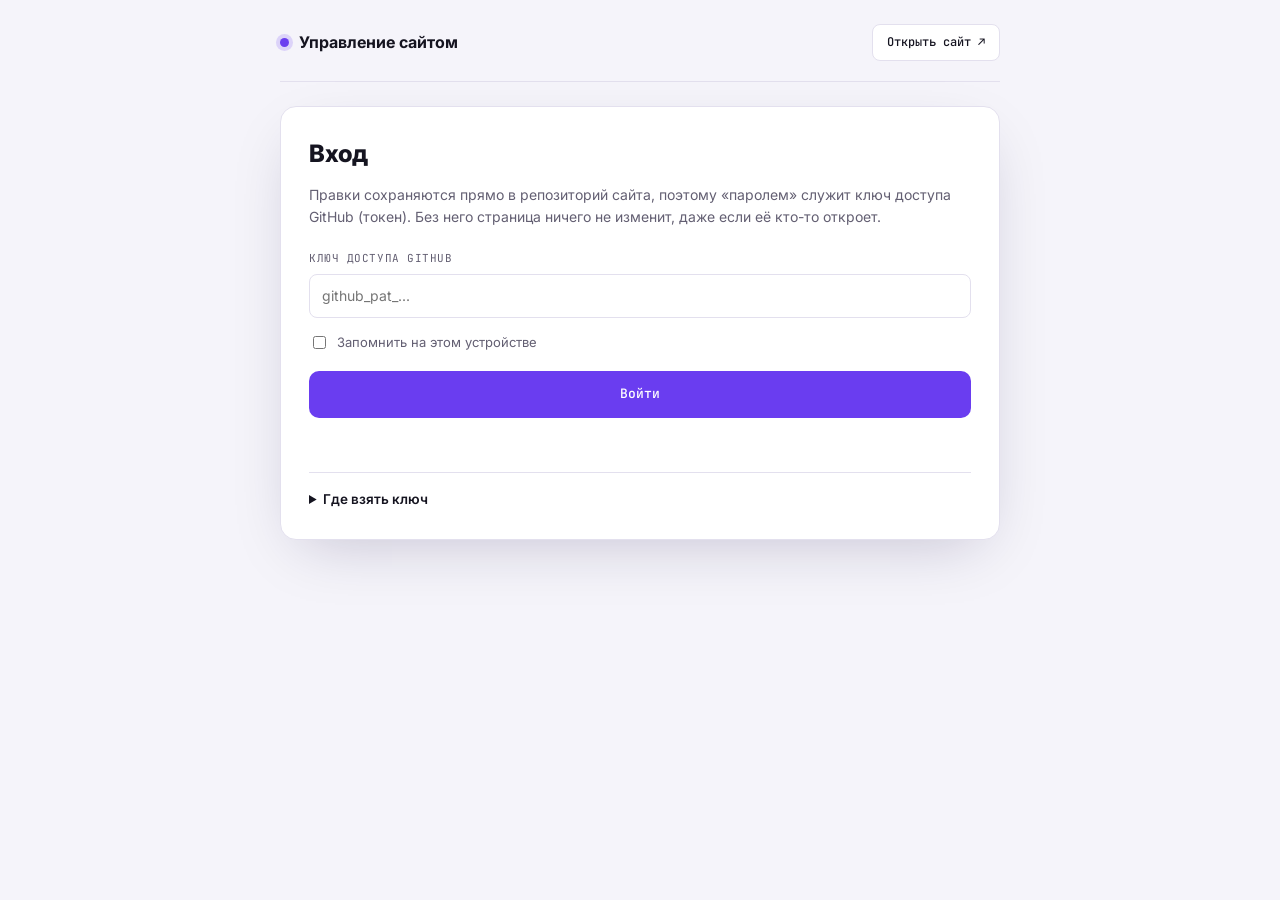
<file: admin.html>
<!doctype html>
<html lang="ru">
<head>
<meta charset="utf-8">
<meta name="viewport" content="width=device-width, initial-scale=1">
<meta name="robots" content="noindex, nofollow">
<title>Управление сайтом</title>
<link rel="stylesheet" href="https://fonts.googleapis.com/css2?family=Inter:wght@400;500;600;700;800&family=JetBrains+Mono:wght@400;500&display=swap">
<style>
  :root{
    --bg:#f5f4fa; --bg-elevated:#ffffff; --surface:#ffffff; --surface-2:#f0eef8;
    --border:#e3e0ee; --text:#151420; --text-dim:#635f72;
    --accent:#6a3df0; --accent-rgb:106,61,240; --accent-2:#0ea88a;
    --danger:#d6304a; --shadow:0 20px 60px -20px rgba(20,10,60,.22);
  }
  @media (prefers-color-scheme: dark){
    :root:not([data-theme="light"]){
      --bg:#09080d; --bg-elevated:#121119; --surface:#141319; --surface-2:#1b1a23;
      --border:#28262f; --text:#eeecf5; --text-dim:#98939f;
      --accent:#8b6bff; --accent-rgb:139,107,255; --accent-2:#3fe8bd;
      --danger:#ff6b81; --shadow:0 30px 90px -24px rgba(0,0,0,.65);
    }
  }
  *{box-sizing:border-box;}
  body{margin:0; background:var(--bg); color:var(--text); font-family:"Inter",system-ui,sans-serif; line-height:1.6; -webkit-font-smoothing:antialiased;}
  .wrap{max-width:760px; margin:0 auto; padding:24px 20px 140px;}
  h1,h2{margin:0; font-weight:800; letter-spacing:-.01em;}
  button{font:inherit; cursor:pointer;}
  input,textarea{font:inherit;}
  [hidden]{display:none !important;}
  a{color:var(--accent);}

  .top{display:flex; align-items:center; justify-content:space-between; gap:12px; padding-bottom:20px; margin-bottom:24px; border-bottom:1px solid var(--border);}
  .logo{display:flex; align-items:center; gap:10px; font-weight:700;}
  .logo-dot{width:9px; height:9px; border-radius:50%; background:var(--accent); box-shadow:0 0 0 4px rgba(var(--accent-rgb),.18);}
  .top-actions{display:flex; gap:8px;}

  .btn{display:inline-flex; align-items:center; justify-content:center; gap:8px; font-family:"JetBrains Mono",monospace; font-size:13px; font-weight:500; padding:12px 20px; border-radius:10px; border:1px solid transparent; text-decoration:none; transition:box-shadow .2s, border-color .2s;}
  .btn-primary{background:var(--accent); color:#fff;}
  .btn-primary:hover{box-shadow:0 10px 30px -8px rgba(var(--accent-rgb),.55);}
  .btn-primary:disabled{opacity:.6; cursor:default; box-shadow:none;}
  .btn-ghost{border-color:var(--border); background:var(--surface); color:var(--text);}
  .btn-ghost:hover{border-color:var(--accent);}
  .btn-sm{padding:8px 14px; font-size:12px; border-radius:8px;}

  .card{border:1px solid var(--border); background:var(--surface); border-radius:16px; padding:28px; box-shadow:var(--shadow);}
  .card p{color:var(--text-dim); font-size:14px; margin:10px 0 0;}
  .field{display:flex; flex-direction:column; gap:6px; margin-bottom:14px;}
  .field label{font-family:"JetBrains Mono",monospace; font-size:11px; text-transform:uppercase; letter-spacing:.05em; color:var(--text-dim);}
  .field input, .field textarea, .field select{background:var(--bg-elevated); border:1px solid var(--border); color:var(--text); border-radius:8px; padding:10px 12px; font-size:14px; width:100%;}
  .field input:focus, .field textarea:focus, .field select:focus{outline:2px solid rgba(var(--accent-rgb),.4); border-color:var(--accent);}
  .field textarea{resize:vertical; min-height:72px;}
  .field-row{display:flex; gap:10px; flex-wrap:wrap;}
  .field-row .field{flex:1; min-width:200px;}
  .hint{font-size:12px; color:var(--text-dim); margin:-6px 0 14px;}
  .check{display:flex; align-items:center; gap:8px; font-size:13px; color:var(--text-dim); margin:4px 0 18px;}
  details{margin-top:22px; border-top:1px solid var(--border); padding-top:16px; font-size:13.5px; color:var(--text-dim);}
  summary{cursor:pointer; color:var(--text); font-weight:600;}
  details ol{margin:12px 0 0; padding-left:20px; display:grid; gap:6px;}
  code{font-family:"JetBrains Mono",monospace; font-size:12px; background:var(--surface-2); padding:2px 6px; border-radius:5px;}

  .tabs{display:flex; border-bottom:1px solid var(--border); margin-bottom:22px;}
  .tab{flex:1; padding:12px; text-align:center; font-family:"JetBrains Mono",monospace; font-size:12px; text-transform:uppercase; letter-spacing:.06em; color:var(--text-dim); background:none; border:none; border-bottom:2px solid transparent;}
  .tab.active{color:var(--accent); border-color:var(--accent);}

  .row{border:1px solid var(--border); border-radius:12px; padding:12px 14px; margin-bottom:10px; display:flex; justify-content:space-between; align-items:center; gap:10px; background:var(--surface);}
  .row .info{min-width:0;}
  .row .info b{display:block; font-size:14px; white-space:nowrap; overflow:hidden; text-overflow:ellipsis;}
  .row .info span{font-size:12px; color:var(--text-dim);}
  .row .actions{display:flex; gap:6px; flex-shrink:0;}
  .icon-btn{width:30px; height:30px; border-radius:7px; border:1px solid var(--border); background:var(--bg-elevated); color:var(--text-dim); display:flex; align-items:center; justify-content:center; font-size:13px;}
  .icon-btn:hover{color:var(--accent); border-color:var(--accent);}
  .icon-btn.danger:hover{color:var(--danger); border-color:var(--danger);}
  .tcard{border:1px solid var(--border); border-radius:12px; padding:14px 16px 4px; margin-bottom:12px; background:var(--surface);}
  .tcard-head{display:flex; align-items:center; justify-content:space-between; gap:12px; margin-bottom:12px;}
  .tcard-head b{font-size:14px;} .tcard-head b small{display:block; font-weight:400; font-size:12px; color:var(--text-dim);}
  .tcard-head .check{margin:0; white-space:nowrap;}
  .tcard.off{opacity:.6;}
  .tcard .field-row .field{min-width:140px;}
  #project-form{margin-top:20px; border-top:1px solid var(--border); padding-top:20px;}

  .bar{position:fixed; left:0; right:0; bottom:0; background:var(--bg-elevated); border-top:1px solid var(--border); padding:14px 20px; z-index:10;}
  .bar-in{max-width:760px; margin:0 auto; display:flex; align-items:center; justify-content:space-between; gap:16px; flex-wrap:wrap;}
  #status{font-size:13px; color:var(--text-dim); min-height:20px; flex:1; min-width:180px;}
  #status.err{color:var(--danger);} #status.ok{color:var(--accent-2);}
  #login-status{font-size:13px; min-height:20px; margin-top:12px; color:var(--text-dim);}
  #login-status.err{color:var(--danger);}
</style>
</head>
<body>
<div class="wrap">
  <header class="top">
    <div class="logo"><span class="logo-dot"></span>Управление сайтом</div>
    <div class="top-actions">
      <a class="btn btn-ghost btn-sm" href="./" target="_blank" rel="noopener">Открыть сайт ↗</a>
      <button class="btn btn-ghost btn-sm" id="logout" hidden>Выйти</button>
    </div>
  </header>

  <section id="login-view">
    <div class="card">
      <h1 style="font-size:24px;">Вход</h1>
      <p>Правки сохраняются прямо в репозиторий сайта, поэтому «паролем» служит ключ доступа GitHub (токен). Без него страница ничего не изменит, даже если её кто-то откроет.</p>
      <form id="login-form" style="margin-top:22px;">
        <div class="field"><label for="token">Ключ доступа GitHub</label><input id="token" type="password" autocomplete="off" spellcheck="false" placeholder="github_pat_..."></div>
        <label class="check"><input type="checkbox" id="remember"> Запомнить на этом устройстве</label>
        <button type="submit" class="btn btn-primary" id="login-btn" style="width:100%;">Войти</button>
        <div id="login-status" role="status"></div>
      </form>
      <details>
        <summary>Где взять ключ</summary>
        <ol>
          <li>Откройте <a href="https://github.com/settings/personal-access-tokens/new" target="_blank" rel="noopener">github.com/settings/personal-access-tokens/new</a>.</li>
          <li>Название любое, срок действия, например, 90 дней.</li>
          <li><b>Repository access</b>: Only select repositories, выберите <code>foy4ik.github.io</code>.</li>
          <li><b>Permissions</b> → Repository permissions → <b>Contents: Read and write</b>.</li>
          <li>Нажмите Generate token и вставьте его сюда. Никому его не передавайте: отозвать можно там же в любой момент.</li>
        </ol>
      </details>
    </div>
  </section>

  <section id="panel-view" hidden>
    <div class="tabs">
      <button class="tab active" data-tab="projects">Проекты</button>
      <button class="tab" data-tab="services">Услуги</button>
      <button class="tab" data-tab="templates">Шаблоны</button>
      <button class="tab" data-tab="reviews">Отзывы</button>
      <button class="tab" data-tab="profile">Профиль</button>
    </div>

    <div id="tab-projects">
      <div id="project-list"></div>
      <button class="btn btn-ghost btn-sm" id="add-project-btn" style="width:100%;">+ Добавить проект</button>

      <form id="project-form" hidden>
        <input type="hidden" id="pf-id">
        <div class="field"><label for="pf-title">Название</label><input id="pf-title" required></div>
        <div class="field"><label for="pf-tagline">Подзаголовок</label><input id="pf-tagline"></div>
        <div class="field"><label for="pf-desc">Краткое описание (для карточки)</label><textarea id="pf-desc"></textarea></div>
        <div class="field"><label for="pf-meta">Тип проекта (в подробностях)</label><input id="pf-meta" placeholder="Портфолио-проект - фронтенд с нуля"></div>
        <div class="field"><label for="pf-full">Полное описание (каждый абзац с новой строки)</label><textarea id="pf-full" style="min-height:110px;"></textarea></div>
        <div class="field"><label for="pf-features">Особенности (каждая с новой строки)</label><textarea id="pf-features" style="min-height:100px;"></textarea></div>
        <div class="field"><label for="pf-images">Фото проекта (путь на строку, первое = обложка)</label><textarea id="pf-images" placeholder="images/project/01.webp"></textarea></div>
        <p class="hint">Сами файлы картинок нужно положить в папку <code>images/</code> репозитория (это делаю я или вы через git), здесь указывается только путь.</p>
        <div class="field"><label for="pf-video">Демо-видео (путь к .mp4, необязательно)</label><input id="pf-video" placeholder="images/project/demo.mp4"></div>
        <div class="field"><label for="pf-tags">Технологии (через запятую)</label><input id="pf-tags" placeholder="React, Node.js, PostgreSQL"></div>
        <div class="field-row">
          <div class="field"><label for="pf-link">Ссылка на демо</label><input id="pf-link" placeholder="https://"></div>
          <div class="field"><label for="pf-repo">Ссылка на код</label><input id="pf-repo" placeholder="https://"></div>
        </div>
        <div class="field"><label for="pf-download">Ссылка на скачивание (необязательно)</label><input id="pf-download" placeholder="https://"></div>
        <div class="field"><label for="pf-badge">Бейдж на карточке (необязательно)</label><input id="pf-badge" placeholder="Реальный заказ / Desktop-приложение"></div>
        <div style="display:flex; gap:10px;">
          <button type="submit" class="btn btn-primary btn-sm">Сохранить проект</button>
          <button type="button" class="btn btn-ghost btn-sm" id="pf-cancel">Отмена</button>
        </div>
      </form>
    </div>

    <div id="tab-services" hidden>
      <div id="service-list"></div>
      <button class="btn btn-ghost btn-sm" id="add-service-btn" style="width:100%;">+ Добавить услугу</button>

      <form id="service-form" hidden>
        <input type="hidden" id="sv-id">
        <div class="field-row">
          <div class="field" style="flex:0 0 120px; min-width:100px;"><label for="sv-emoji">Эмодзи</label><input id="sv-emoji" maxlength="8" placeholder="🚀"></div>
          <div class="field"><label for="sv-title">Название</label><input id="sv-title" required></div>
        </div>
        <div class="field"><label for="sv-audience">Для кого</label><input id="sv-audience" placeholder="салоны, барберы, мастера"></div>
        <div class="field"><label for="sv-includes">Что входит (каждый пункт с новой строки, обычно 3-5 пунктов)</label><textarea id="sv-includes" style="min-height:120px;"></textarea></div>
        <div class="field-row">
          <div class="field"><label for="sv-term">Срок</label><input id="sv-term" placeholder="от 2 дней"></div>
          <div class="field"><label for="sv-price">Цена</label><input id="sv-price" placeholder="от 2 500 ₽"></div>
        </div>
        <div class="field"><label for="sv-note">Примечание (мелким текстом, необязательно)</label><textarea id="sv-note"></textarea></div>
        <div class="field"><label for="sv-project">Пример работы (проект из портфолио, необязательно)</label><select id="sv-project"></select></div>
        <div style="display:flex; gap:10px;">
          <button type="submit" class="btn btn-primary btn-sm">Сохранить услугу</button>
          <button type="button" class="btn btn-ghost btn-sm" id="sv-cancel">Отмена</button>
        </div>
      </form>
    </div>

    <div id="tab-templates" hidden>
      <p class="hint" style="margin-top:0;">Тексты и скриншоты шаблонов лежат в коде сайта, а здесь меняется то, что бывает разным: цена, срок, ссылка на демо и видимость. Пока цена не указана, на сайте написано «Цена - по запросу».</p>
      <div id="template-list"></div>
    </div>

    <div id="tab-reviews" hidden>
      <p class="hint" style="margin-top:0;">Отзывы показываются на сайте только если они здесь есть. Добавляйте только настоящие: с разрешения автора.</p>
      <div id="review-list"></div>
      <button class="btn btn-ghost btn-sm" id="add-review-btn" style="width:100%;">+ Добавить отзыв</button>
      <form id="review-form" hidden>
        <input type="hidden" id="rv-id">
        <div class="field"><label for="rv-text">Текст отзыва</label><textarea id="rv-text" style="min-height:110px;" required></textarea></div>
        <div class="field-row">
          <div class="field"><label for="rv-author">Автор (имя)</label><input id="rv-author"></div>
          <div class="field"><label for="rv-role">Кто это (должность, компания)</label><input id="rv-role"></div>
        </div>
        <div class="field"><label for="rv-link">Ссылка на источник (необязательно, например страница отзыва на бирже)</label><input id="rv-link" placeholder="https://"></div>
        <div style="display:flex; gap:10px;">
          <button type="submit" class="btn btn-primary btn-sm">Сохранить отзыв</button>
          <button type="button" class="btn btn-ghost btn-sm" id="rv-cancel">Отмена</button>
        </div>
      </form>
    </div>

    <div id="tab-profile" hidden>
      <div class="field"><label for="prof-name">Имя / ник</label><input id="prof-name"></div>
      <div class="field"><label for="prof-role">Плашка над заголовком</label><input id="prof-role"></div>
      <div class="field"><label for="prof-hero">Заголовок на главной (каждая строка с новой, последняя выделяется цветом)</label><textarea id="prof-hero" style="min-height:90px;"></textarea></div>
      <div class="field"><label for="prof-tagline">Подзаголовок на главной</label><input id="prof-tagline"></div>
      <div class="field"><label for="prof-chip">Плашка в шапке 1</label><input id="prof-chip"></div>
      <div class="field"><label for="prof-chip2">Плашка в шапке 2</label><input id="prof-chip2"></div>
      <div class="field-row">
        <div class="field"><label for="prof-location">Локация</label><input id="prof-location"></div>
        <div class="field"><label for="prof-available">Статус в меню</label><input id="prof-available"></div>
      </div>
      <div class="field"><label for="prof-bio">О себе (абзацы через пустую строку)</label><textarea id="prof-bio" style="min-height:140px;"></textarea></div>
      <div class="field"><label for="prof-steps">Схема работы (каждый шаг с новой строки)</label><textarea id="prof-steps"></textarea></div>
      <div class="field"><label for="prof-risk">Строка про риск клиента</label><input id="prof-risk"></div>
      <div class="field"><label for="prof-stack-title">Стек: заголовок</label><input id="prof-stack-title"></div>
      <div class="field"><label for="prof-stack-text">Стек: пояснение</label><textarea id="prof-stack-text"></textarea></div>
      <div class="field"><label for="prof-skills-used">Уже делал на (через запятую)</label><input id="prof-skills-used"></div>
      <div class="field"><label for="prof-limits">Нюансы (каждый с новой строки)</label><textarea id="prof-limits"></textarea></div>
      <div class="field"><label for="prof-email">Email</label><input id="prof-email"></div>
      <div class="field-row">
        <div class="field"><label for="prof-telegram">Telegram (ссылка)</label><input id="prof-telegram"></div>
        <div class="field"><label for="prof-github">GitHub (ссылка)</label><input id="prof-github"></div>
        <div class="field"><label for="prof-kwork">Kwork (ссылка)</label><input id="prof-kwork"></div>
      </div>
    </div>
  </section>
</div>

<div class="bar" id="bar" hidden>
  <div class="bar-in">
    <div id="status" role="status"></div>
    <button class="btn btn-primary" id="publish-btn">Опубликовать изменения</button>
  </div>
</div>

<script>
(function(){
  "use strict";
  const REPO = 'foy4ik/foy4ik.github.io', BRANCH = 'main', FILE = 'index.html';
  const API = 'https://api.github.com';
  const STATE_RE = /(<script id="state-data" type="application\/json">)([\s\S]*?)(<\/script>)/;
  const $ = id => document.getElementById(id);

  let token = '';
  let state = null;
  let baseline = '';      // JSON of the data as it was loaded
  let dirty = false;

  function esc(s){ return String(s ?? '').replace(/[&<>"']/g, c => ({'&':'&amp;','<':'&lt;','>':'&gt;','"':'&quot;',"'":'&#39;'}[c])); }
  function lines(v){ return v.split('\n').map(s=>s.trim()).filter(Boolean); }
  function csv(v){ return v.split(',').map(s=>s.trim()).filter(Boolean); }
  function setDirty(v){ dirty = v; }
  window.addEventListener('beforeunload', e => { if(dirty){ e.preventDefault(); e.returnValue = ''; } });

  /* ---------- GitHub API ---------- */
  async function gh(path, init){
    let res;
    try{
      res = await fetch(API + path, Object.assign({cache:'no-store'}, init, {headers: Object.assign({
        'Accept':'application/vnd.github+json', 'Authorization':'Bearer ' + token, 'X-GitHub-Api-Version':'2022-11-28'
      }, (init && init.headers) || {})}));
    }catch(e){ const err = new Error('network'); err.status = 0; throw err; }
    if(!res.ok){ const err = new Error('http'); err.status = res.status; throw err; }
    return res.json();
  }
  function explain(err, publishing){
    const s = err && err.status;
    if(s === 0) return 'Нет связи с GitHub. Проверьте интернет и попробуйте ещё раз.';
    if(s === 401) return 'Ключ не подходит или истёк. Создайте новый.';
    if(s === 403) return 'Нет прав. У ключа должно быть право Contents: Read and write на репозиторий foy4ik.github.io (либо превышен лимит запросов, подождите).';
    if(s === 404) return 'Репозиторий не найден: ключ выдан не на foy4ik.github.io.';
    if(s === 409 || s === 422) return 'Файл на сайте уже изменился. Обновите страницу и повторите.';
    return publishing ? 'Не удалось опубликовать изменения. Попробуйте ещё раз.' : 'Не удалось загрузить сайт. Попробуйте ещё раз.';
  }
  function b64ToUtf8(b64){
    const bin = atob(b64.replace(/\s/g,''));
    return new TextDecoder().decode(Uint8Array.from(bin, c => c.charCodeAt(0)));
  }
  function utf8ToB64(str){
    const bytes = new TextEncoder().encode(str);
    let bin = '';
    for(let i = 0; i < bytes.length; i += 0x8000) bin += String.fromCharCode.apply(null, bytes.subarray(i, i + 0x8000));
    return btoa(bin);
  }
  async function readSite(){
    const f = await gh(`/repos/${REPO}/contents/${FILE}?ref=${BRANCH}`);
    const html = b64ToUtf8(f.content);
    const m = html.match(STATE_RE);
    if(!m) throw Object.assign(new Error('no_state'), {status:-1});
    return {sha: f.sha, html, data: JSON.parse(m[2])};
  }

  /* ---------- login ---------- */
  function showLogin(msg){
    $('panel-view').hidden = true; $('bar').hidden = true; $('logout').hidden = true; $('login-view').hidden = false;
    const st = $('login-status'); st.textContent = msg || ''; st.className = msg ? 'err' : '';
  }
  async function enter(){
    const site = await readSite();
    baseline = JSON.stringify(site.data);
    state = site.data;
    state.projects = state.projects || [];
    state.services = Array.isArray(state.services) ? state.services : [];
    state.reviews = Array.isArray(state.reviews) ? state.reviews : [];
    state.templates = state.templates && typeof state.templates === 'object' && !Array.isArray(state.templates) ? state.templates : {};
    setDirty(false);
    $('login-view').hidden = true; $('panel-view').hidden = false; $('bar').hidden = false; $('logout').hidden = false;
    renderList(); renderServiceList(); renderReviewList(); renderTemplates(); fillProfile(); setStatus('');
  }
  $('login-form').addEventListener('submit', async e => {
    e.preventDefault();
    token = $('token').value.trim();
    if(!token) return;
    const st = $('login-status'); st.className = ''; st.textContent = 'Проверяю…';
    $('login-btn').disabled = true;
    try{
      await gh('/repos/' + REPO);
      (($('remember').checked) ? localStorage : sessionStorage).setItem('gh_token', token);
      await enter();
      $('token').value = '';
    }catch(err){
      token = '';
      showLogin(explain(err, false));
    }finally{ $('login-btn').disabled = false; }
  });
  $('logout').addEventListener('click', () => {
    if(dirty && !confirm('Есть неопубликованные изменения. Выйти без сохранения?')) return;
    sessionStorage.removeItem('gh_token'); localStorage.removeItem('gh_token');
    token = ''; state = null; setDirty(false); showLogin('');
  });
  (async function autoLogin(){
    token = sessionStorage.getItem('gh_token') || localStorage.getItem('gh_token') || '';
    if(!token){ showLogin(''); return; }
    try{ await enter(); }
    catch(err){
      if(err.status === 401){ sessionStorage.removeItem('gh_token'); localStorage.removeItem('gh_token'); token = ''; showLogin('Сохранённый ключ больше не действует. Войдите заново.'); }
      else { showLogin(explain(err, false)); }
    }
  })();

  /* ---------- tabs ---------- */
  document.querySelectorAll('.tab').forEach(tab => tab.addEventListener('click', () => {
    document.querySelectorAll('.tab').forEach(t => t.classList.remove('active'));
    tab.classList.add('active');
    ['projects', 'services', 'templates', 'reviews', 'profile'].forEach(n => { $('tab-' + n).hidden = tab.dataset.tab !== n; });
    if(tab.dataset.tab === 'services') renderServiceList();
  }));

  /* ---------- projects ---------- */
  const form = $('project-form'), addBtn = $('add-project-btn');
  function renderList(){
    const ps = state.projects;
    $('project-list').innerHTML = ps.length ? ps.map((p, i) => `
      <div class="row" data-id="${esc(p.id)}">
        <div class="info"><b>${esc(p.title)}</b><span>${esc((p.tags||[]).join(', '))}</span></div>
        <div class="actions">
          <button type="button" class="icon-btn" data-act="up" title="Выше" ${i===0?'disabled':''}>▲</button>
          <button type="button" class="icon-btn" data-act="down" title="Ниже" ${i===ps.length-1?'disabled':''}>▼</button>
          <button type="button" class="icon-btn" data-act="edit" title="Редактировать">✎</button>
          <button type="button" class="icon-btn danger" data-act="del" title="Удалить">✕</button>
        </div>
      </div>`).join('') : '<p style="color:var(--text-dim); font-size:14px;">Проектов пока нет.</p>';
  }
  $('project-list').addEventListener('click', e => {
    const btn = e.target.closest('button[data-act]'); if(!btn) return;
    const id = btn.closest('.row').dataset.id;
    const i = state.projects.findIndex(p => p.id === id); if(i < 0) return;
    const act = btn.dataset.act;
    if(act === 'edit') openForm(state.projects[i]);
    else if(act === 'del'){
      if(confirm('Удалить проект «' + state.projects[i].title + '» из портфолио?')){ state.projects.splice(i, 1); setDirty(true); renderList(); }
    } else {
      const j = act === 'up' ? i - 1 : i + 1;
      if(j >= 0 && j < state.projects.length){ [state.projects[i], state.projects[j]] = [state.projects[j], state.projects[i]]; setDirty(true); renderList(); }
    }
  });
  function openForm(p){
    form.hidden = false; addBtn.hidden = true;
    $('pf-id').value = p ? p.id : '';
    $('pf-title').value = p ? p.title : '';
    $('pf-tagline').value = p ? p.tagline || '' : '';
    $('pf-desc').value = p ? p.description || '' : '';
    $('pf-meta').value = p ? p.meta || '' : '';
    $('pf-full').value = p ? (p.fullDescription||[]).join('\n') : '';
    $('pf-features').value = p ? (p.features||[]).join('\n') : '';
    $('pf-images').value = p ? (p.images||[]).join('\n') : '';
    $('pf-video').value = p ? p.video || '' : '';
    $('pf-tags').value = p ? (p.tags||[]).join(', ') : '';
    $('pf-link').value = p ? p.link || '' : '';
    $('pf-repo').value = p ? p.repo || '' : '';
    $('pf-download').value = p ? p.download || '' : '';
    $('pf-badge').value = p ? p.badge || '' : '';
    form.scrollIntoView({behavior:'smooth', block:'start'});
    $('pf-title').focus({preventScroll:true});
  }
  function closeForm(){ form.hidden = true; addBtn.hidden = false; form.reset(); }
  addBtn.addEventListener('click', () => openForm(null));
  $('pf-cancel').addEventListener('click', closeForm);
  form.addEventListener('submit', e => {
    e.preventDefault();
    const id = $('pf-id').value;
    const data = {
      title: $('pf-title').value.trim(), tagline: $('pf-tagline').value.trim(), description: $('pf-desc').value.trim(),
      meta: $('pf-meta').value.trim(), fullDescription: lines($('pf-full').value), features: lines($('pf-features').value),
      images: lines($('pf-images').value), video: $('pf-video').value.trim(), tags: csv($('pf-tags').value),
      link: $('pf-link').value.trim(), repo: $('pf-repo').value.trim(), download: $('pf-download').value.trim(), badge: $('pf-badge').value.trim(),
    };
    if(!data.title) return;
    if(id){
      const i = state.projects.findIndex(p => p.id === id);
      if(i > -1) state.projects[i] = Object.assign({}, state.projects[i], data);
    } else {
      data.id = 'p' + Date.now().toString(36) + Math.random().toString(36).slice(2, 6);
      data.linkLabel = 'Демо';
      state.projects.push(data);
    }
    setDirty(true); closeForm(); renderList();
  });

  /* ---------- services ---------- */
  const sForm = $('service-form'), sAdd = $('add-service-btn');
  function renderServiceList(){
    const ss = state.services;
    const names = Object.fromEntries(state.projects.map(p => [p.id, p.title]));
    $('service-list').innerHTML = ss.length ? ss.map((x, i) => `
      <div class="row" data-id="${esc(x.id)}">
        <div class="info"><b>${esc(((x.emoji || '') + ' ' + x.title).trim())}</b><span>${esc([x.price, x.term].filter(Boolean).join(' / '))}${x.projectId && names[x.projectId] ? ' / пример: ' + esc(names[x.projectId]) : ''}</span></div>
        <div class="actions">
          <button type="button" class="icon-btn" data-act="up" title="Выше" ${i === 0 ? 'disabled' : ''}>▲</button>
          <button type="button" class="icon-btn" data-act="down" title="Ниже" ${i === ss.length - 1 ? 'disabled' : ''}>▼</button>
          <button type="button" class="icon-btn" data-act="edit" title="Редактировать">✎</button>
          <button type="button" class="icon-btn danger" data-act="del" title="Удалить">✕</button>
        </div>
      </div>`).join('') : '<p style="color:var(--text-dim); font-size:14px;">Услуг пока нет.</p>';
  }
  $('service-list').addEventListener('click', e => {
    const btn = e.target.closest('button[data-act]'); if(!btn) return;
    const id = btn.closest('.row').dataset.id;
    const i = state.services.findIndex(x => x.id === id); if(i < 0) return;
    const act = btn.dataset.act;
    if(act === 'edit') openServiceForm(state.services[i]);
    else if(act === 'del'){
      if(confirm('Удалить услугу «' + state.services[i].title + '»?')){ state.services.splice(i, 1); setDirty(true); renderServiceList(); }
    } else {
      const j = act === 'up' ? i - 1 : i + 1;
      if(j >= 0 && j < state.services.length){ [state.services[i], state.services[j]] = [state.services[j], state.services[i]]; setDirty(true); renderServiceList(); }
    }
  });
  function openServiceForm(x){
    sForm.hidden = false; sAdd.hidden = true;
    $('sv-id').value = x ? x.id : '';
    $('sv-emoji').value = x ? x.emoji || '' : '';
    $('sv-title').value = x ? x.title || '' : '';
    $('sv-audience').value = x ? x.audience || '' : '';
    $('sv-includes').value = x ? (x.includes || []).join('\n') : '';
    $('sv-term').value = x ? x.term || '' : '';
    $('sv-price').value = x ? x.price || '' : '';
    $('sv-note').value = x ? x.note || '' : '';
    const sel = $('sv-project');
    sel.innerHTML = '<option value="">Не привязывать</option>' +
      state.projects.map(p => `<option value="${esc(p.id)}">${esc(p.title)}</option>`).join('');
    sel.value = x && state.projects.some(p => p.id === x.projectId) ? x.projectId : '';
    sForm.scrollIntoView({behavior:'smooth', block:'start'});
    $('sv-title').focus({preventScroll:true});
  }
  function closeServiceForm(){ sForm.hidden = true; sAdd.hidden = false; sForm.reset(); }
  sAdd.addEventListener('click', () => openServiceForm(null));
  $('sv-cancel').addEventListener('click', closeServiceForm);
  sForm.addEventListener('submit', e => {
    e.preventDefault();
    const id = $('sv-id').value;
    const data = {
      emoji: $('sv-emoji').value.trim(), title: $('sv-title').value.trim(), audience: $('sv-audience').value.trim(),
      includes: lines($('sv-includes').value), term: $('sv-term').value.trim(), price: $('sv-price').value.trim(),
      note: $('sv-note').value.trim(), projectId: $('sv-project').value,
    };
    if(!data.title) return;
    if(id){
      const i = state.services.findIndex(x => x.id === id);
      if(i > -1) state.services[i] = Object.assign({}, state.services[i], data);
    } else {
      data.id = 'svc-' + Date.now().toString(36) + Math.random().toString(36).slice(2, 6);
      state.services.push(data);
    }
    setDirty(true); closeServiceForm(); renderServiceList();
  });

  /* ---------- templates (price, term, demo link, visibility) ---------- */
  let TPL = null;
  async function renderTemplates(){
    const box = $('template-list');
    try{
      if(!TPL) TPL = (await import('./assets/js/templates-data.js')).TEMPLATES;
    }catch(e){ box.innerHTML = '<p style="color:var(--text-dim); font-size:14px;">Не удалось загрузить список шаблонов. Откройте админку по адресу сайта (https://foy4ik.github.io/admin.html), а не как файл.</p>'; return; }
    const o = state.templates;
    box.innerHTML = TPL.map((t, i) => {
      const e = o[t.id] || {};
      return `<div class="tcard${e.hidden ? ' off' : ''}" data-id="${esc(t.id)}">
        <div class="tcard-head"><b>${String(i + 1).padStart(2, '0')} ${esc(t.title)}<small>${esc(t.badge || '')}</small></b>
          <label class="check"><input type="checkbox" data-f="visible" ${e.hidden ? '' : 'checked'}> Показывать на сайте</label></div>
        <div class="field-row">
          <div class="field"><label>Цена, ₽ (от)</label><input type="number" min="0" step="100" inputmode="numeric" data-f="price" value="${esc(e.price || '')}" placeholder="например 4900"></div>
          <div class="field"><label>Установка, дней (от)</label><input type="number" min="1" step="1" inputmode="numeric" data-f="days" value="${esc(e.days || '')}" placeholder="например 3"></div>
        </div>
        <div class="field"><label>Ссылка на демо (появится кнопка «Открыть демо»)</label><input type="url" data-f="demo" value="${esc(e.demo || '')}" placeholder="https://"></div>
      </div>`;
    }).join('');
  }
  $('template-list').addEventListener('input', e => {
    const f = e.target.dataset.f; if(!f) return;
    const card = e.target.closest('.tcard'); const id = card.dataset.id;
    const q = n => card.querySelector('[data-f="' + n + '"]');
    const entry = {};
    const price = Math.round(Number(q('price').value)); if(price > 0) entry.price = price;
    const days = Math.round(Number(q('days').value)); if(days > 0) entry.days = days;
    const demo = q('demo').value.trim(); if(demo) entry.demo = demo;
    if(!q('visible').checked) entry.hidden = true;
    if(Object.keys(entry).length) state.templates[id] = entry; else delete state.templates[id];
    card.classList.toggle('off', !q('visible').checked);
    setDirty(true);
  });

  /* ---------- reviews ---------- */
  const rForm = $('review-form'), rAdd = $('add-review-btn');
  function renderReviewList(){
    const rs = state.reviews;
    $('review-list').innerHTML = rs.length ? rs.map((x, i) => `
      <div class="row" data-id="${esc(x.id)}">
        <div class="info"><b>${esc(x.author || 'Без имени')}</b><span>${esc((x.text || '').slice(0, 70))}${(x.text || '').length > 70 ? '...' : ''}</span></div>
        <div class="actions">
          <button type="button" class="icon-btn" data-act="up" title="Выше" ${i === 0 ? 'disabled' : ''}>▲</button>
          <button type="button" class="icon-btn" data-act="down" title="Ниже" ${i === rs.length - 1 ? 'disabled' : ''}>▼</button>
          <button type="button" class="icon-btn" data-act="edit" title="Редактировать">✎</button>
          <button type="button" class="icon-btn danger" data-act="del" title="Удалить">✕</button>
        </div>
      </div>`).join('') : '<p style="color:var(--text-dim); font-size:14px;">Отзывов пока нет, раздел на сайте скрыт.</p>';
  }
  $('review-list').addEventListener('click', e => {
    const btn = e.target.closest('button[data-act]'); if(!btn) return;
    const id = btn.closest('.row').dataset.id;
    const i = state.reviews.findIndex(x => x.id === id); if(i < 0) return;
    const act = btn.dataset.act;
    if(act === 'edit') openReviewForm(state.reviews[i]);
    else if(act === 'del'){
      if(confirm('Удалить отзыв?')){ state.reviews.splice(i, 1); setDirty(true); renderReviewList(); }
    } else {
      const j = act === 'up' ? i - 1 : i + 1;
      if(j >= 0 && j < state.reviews.length){ [state.reviews[i], state.reviews[j]] = [state.reviews[j], state.reviews[i]]; setDirty(true); renderReviewList(); }
    }
  });
  function openReviewForm(x){
    rForm.hidden = false; rAdd.hidden = true;
    $('rv-id').value = x ? x.id : '';
    $('rv-text').value = x ? x.text || '' : '';
    $('rv-author').value = x ? x.author || '' : '';
    $('rv-role').value = x ? x.role || '' : '';
    $('rv-link').value = x ? x.link || '' : '';
    rForm.scrollIntoView({behavior:'smooth', block:'start'});
    $('rv-text').focus({preventScroll:true});
  }
  function closeReviewForm(){ rForm.hidden = true; rAdd.hidden = false; rForm.reset(); }
  rAdd.addEventListener('click', () => openReviewForm(null));
  $('rv-cancel').addEventListener('click', closeReviewForm);
  rForm.addEventListener('submit', e => {
    e.preventDefault();
    const id = $('rv-id').value;
    const data = {text: $('rv-text').value.trim(), author: $('rv-author').value.trim(), role: $('rv-role').value.trim(), link: $('rv-link').value.trim()};
    if(!data.text) return;
    if(id){
      const i = state.reviews.findIndex(x => x.id === id);
      if(i > -1) state.reviews[i] = Object.assign({}, state.reviews[i], data);
    } else {
      data.id = 'rv-' + Date.now().toString(36) + Math.random().toString(36).slice(2, 6);
      state.reviews.push(data);
    }
    setDirty(true); closeReviewForm(); renderReviewList();
  });

  /* ---------- profile ---------- */
  const P = {name:'prof-name', role:'prof-role', heroTitle:'prof-hero', tagline:'prof-tagline', bio:'prof-bio', riskLine:'prof-risk', location:'prof-location',
    available:'prof-available', email:'prof-email', telegram:'prof-telegram', github:'prof-github', kwork:'prof-kwork',
    heroChip:'prof-chip', heroChip2:'prof-chip2', stackTitle:'prof-stack-title', stackText:'prof-stack-text'};
  function fillProfile(){
    const p = state.profile || {};
    Object.entries(P).forEach(([k, id]) => { $(id).value = p[k] || ''; });
    $('prof-steps').value = (p.steps||[]).join('\n');
    $('prof-skills-used').value = ((p.skills||{})['Уже делал на']||[]).join(', ');
    $('prof-limits').value = (p.limits||[]).join('\n');
  }
  function applyProfile(){
    const next = Object.assign({}, state.profile);
    Object.entries(P).forEach(([k, id]) => { next[k] = $(id).value.trim(); });
    if(!next.name) next.name = state.profile.name;
    next.steps = lines($('prof-steps').value);
    next.limits = lines($('prof-limits').value);
    next.skills = {'Уже делал на': csv($('prof-skills-used').value)};
    state.profile = next;
  }
  $('tab-profile').addEventListener('input', () => setDirty(true));

  /* ---------- publish ---------- */
  function setStatus(msg, kind){ const s = $('status'); s.textContent = msg || ''; s.className = kind || ''; }
  $('publish-btn').addEventListener('click', async () => {
    if(!form.hidden || !sForm.hidden || !rForm.hidden){ setStatus('Сначала сохраните или отмените открытую форму.', 'err'); return; }
    applyProfile();
    const badDemo = Object.entries(state.templates).find(([, v]) => v.demo && !/^https?:\/\//i.test(v.demo));
    if(badDemo){ setStatus('Ссылка на демо должна начинаться с https:// (шаблон ' + badDemo[0] + ').', 'err'); return; }
    const btn = $('publish-btn'); btn.disabled = true; setStatus('Публикую…');
    try{
      const latest = await readSite();
      if(JSON.stringify(latest.data) !== baseline){
        setStatus('Данные на сайте изменились, пока вы редактировали. Обновите страницу (ваши правки не потеряются, если скопировать их заранее).', 'err'); return;
      }
      const json = JSON.stringify(state).replace(/</g, '\\u003c');
      const updated = latest.html.replace(STATE_RE, (m, a, old, b) => a + json + b);
      await gh(`/repos/${REPO}/contents/${FILE}`, {method:'PUT', body: JSON.stringify({
        message: 'Admin: update site content', content: utf8ToB64(updated), sha: latest.sha, branch: BRANCH})});
      baseline = JSON.stringify(state); setDirty(false);
      setStatus('Опубликовано. Сайт обновится через 1-2 минуты.', 'ok');
    }catch(err){
      setStatus(explain(err, true), 'err');
    }finally{ btn.disabled = false; }
  });
})();
</script>
</body>
</html>
</file>
<file: assets/css/main.css>
/* ==========================================================================
   foy4ik portfolio - visual system
   dark premium: graphite surfaces, one muted purple accent, thin borders
   ========================================================================== */

:root{
  --bg:#0E0D12; --surface:#17151D; --surface-2:#1D1A25; --text:#F5F2F7; --muted:#98929F; --border:#302C38;
  --accent:#9B7CFF; --accent-rgb:155,124,255; --accent-soft:rgba(155,124,255,.14); --accent-ink:#14101f;
  --ok:#8fd4b6; --ok-bg:#1b2f28;
  --font-display:"Geologica","Inter",system-ui,sans-serif;
  --font:"Inter",system-ui,-apple-system,"Segoe UI",sans-serif;
  --mono:"JetBrains Mono",ui-monospace,"SFMono-Regular",Menlo,monospace;
  --r-xl:34px; --r-lg:26px; --r-md:18px;
  --ease:cubic-bezier(.22,.8,.2,1);
  --wrap:1240px; --gutter:clamp(20px,4vw,56px);
}
*,*::before,*::after{box-sizing:border-box;}
html{color-scheme:dark; background:var(--bg); -webkit-text-size-adjust:100%;}
body{margin:0; background:var(--bg); color:var(--text); font-family:var(--font); font-size:16px; line-height:1.6; -webkit-font-smoothing:antialiased; text-rendering:optimizeLegibility; overflow-x:hidden;}
h1,h2,h3,h4,p,ul,ol,figure{margin:0; padding:0;}
ul,ol{list-style:none;}
a{color:inherit; text-decoration:none;}
button{font:inherit; color:inherit; background:none; border:0; padding:0; cursor:pointer;}
img,video{display:block; max-width:100%;}
input,textarea{font:inherit; color:inherit;}
::selection{background:rgba(var(--accent-rgb),.4);}
:focus-visible{outline:2px solid var(--accent); outline-offset:3px; border-radius:6px;}
[hidden]{display:none !important;}
.skip{position:fixed; left:12px; top:-60px; z-index:300; background:var(--accent); color:var(--accent-ink); padding:10px 16px; border-radius:99px; font-weight:600; transition:top .2s;}
.skip:focus{top:12px;}
.sr{position:absolute; width:1px; height:1px; overflow:hidden; clip:rect(0 0 0 0); white-space:nowrap;}

/* Lenis */
html.lenis,html.lenis body{height:auto;}
.lenis.lenis-smooth{scroll-behavior:auto !important;}
.lenis.lenis-stopped{overflow:hidden;}
.lenis.lenis-smooth [data-lenis-prevent]{overscroll-behavior:contain;}

.wrap{width:100%; max-width:calc(var(--wrap) + var(--gutter)*2); margin:0 auto; padding-inline:var(--gutter);}
.mono{font-family:var(--mono);}
.eyebrow{font-family:var(--mono); font-size:12px; letter-spacing:.14em; text-transform:uppercase; color:var(--accent); display:inline-flex; align-items:center; gap:10px;}
.eyebrow::before{content:""; width:22px; height:1px; background:currentColor;}
h2.title{font-family:var(--font-display); font-weight:700; font-size:clamp(32px,5vw,68px); line-height:1.04; letter-spacing:-.03em; text-wrap:balance;}
.sec-sub{margin-top:18px; color:var(--muted); font-size:clamp(15px,1.5vw,18px); max-width:54ch;}
.sec-head{margin-bottom:clamp(36px,5vw,64px);}
.sec-head .title{margin-top:16px;}
.section{position:relative; padding-block:clamp(80px,11vw,150px);}

/* ---------- buttons ---------- */
.btn{display:inline-flex; align-items:center; justify-content:center; gap:10px; min-height:48px; padding:0 26px; border-radius:999px; font-size:14px; font-weight:600; letter-spacing:.01em; border:1px solid transparent; white-space:nowrap; transition:background .25s, border-color .25s, color .25s;}
.btn-accent{background:var(--accent); color:var(--accent-ink);}
.btn-accent:hover{background:#b09cff;}
.btn-ghost{border-color:var(--border); background:rgba(255,255,255,.02);}
.btn-ghost:hover{border-color:rgba(var(--accent-rgb),.6); background:var(--accent-soft);}
.btn .arr{transition:transform .3s var(--ease);} .btn:hover .arr{transform:translateX(4px);}

/* ---------- floating navigation ---------- */
.nav{position:fixed; top:14px; left:0; right:0; z-index:60; padding-inline:clamp(12px,3vw,32px); pointer-events:none; transition:transform .5s var(--ease);}
.nav-in{pointer-events:auto; margin:0 auto; max-width:var(--wrap); display:flex; align-items:center; justify-content:space-between; gap:16px; padding:8px 8px 8px 22px; border-radius:999px; background:rgba(23,21,29,.62); border:1px solid rgba(255,255,255,.07); -webkit-backdrop-filter:blur(14px) saturate(1.2); backdrop-filter:blur(14px) saturate(1.2); transition:padding .4s var(--ease), background .4s, max-width .5s var(--ease);}
.nav.scrolled .nav-in{background:rgba(20,18,26,.82); padding:5px 5px 5px 18px; max-width:980px;}
.brand{font-family:var(--font-display); font-weight:700; letter-spacing:.04em; font-size:17px; display:inline-flex; align-items:center; gap:10px;}
.brand i{width:8px; height:8px; border-radius:50%; background:var(--accent); box-shadow:0 0 0 4px rgba(var(--accent-rgb),.18);}
.nav-links{position:relative; display:none; align-items:center; gap:4px;}
.nav-links a{position:relative; z-index:1; display:block; padding:9px 18px; font-size:14px; color:var(--muted); border-radius:99px; transition:color .25s, transform .3s var(--ease), opacity .25s;}
.nav-links a::after{content:""; position:absolute; left:18px; right:18px; bottom:5px; height:1px; background:currentColor; transform:scaleX(0); transform-origin:left; transition:transform .35s var(--ease);}
.nav-links a:hover{color:var(--text); transform:translateY(-1px);}
.nav-links a:hover::after{transform:scaleX(1);}
.nav-links a.active{color:var(--text);} .nav-links a.active::after{transform:scaleX(0);}
.nav-ind{position:absolute; z-index:0; left:0; top:0; height:100%; width:0; border-radius:99px; background:var(--accent-soft); border:1px solid rgba(var(--accent-rgb),.22); opacity:0; pointer-events:none;}
.nav-cta{display:none; min-height:42px; padding:0 20px;}
.burger{width:44px; height:44px; border-radius:50%; border:1px solid var(--border); display:flex; flex-direction:column; align-items:center; justify-content:center; gap:5px;}
.burger span{width:16px; height:1.5px; background:var(--text); transition:transform .3s var(--ease), opacity .2s;}
.burger[aria-expanded="true"] span:nth-child(1){transform:translateY(3.25px) rotate(45deg);}
.burger[aria-expanded="true"] span:nth-child(2){transform:translateY(-3.25px) rotate(-45deg);}
@media (min-width:900px){ .nav-links{display:flex;} .nav-cta{display:inline-flex;} .burger{display:none;} }
.mobile-menu{position:fixed; inset:0; z-index:55; background:rgba(14,13,18,.97); display:flex; flex-direction:column; justify-content:center; padding:90px var(--gutter) 40px; gap:6px; opacity:0; pointer-events:none; transition:opacity .35s;}
.mobile-menu.open{opacity:1; pointer-events:auto;}
.mobile-menu a{font-family:var(--font-display); font-weight:700; font-size:clamp(34px,10vw,52px); letter-spacing:-.03em; padding:6px 0; border-bottom:1px solid var(--border); transform:translateY(16px); opacity:0; transition:transform .5s var(--ease), opacity .4s;}
.mobile-menu.open a{transform:none; opacity:1;}
.mobile-menu.open a:nth-child(2){transition-delay:.05s;} .mobile-menu.open a:nth-child(3){transition-delay:.1s;} .mobile-menu.open a:nth-child(4){transition-delay:.15s;} .mobile-menu.open a:nth-child(5){transition-delay:.2s;} .mobile-menu.open a:nth-child(6){transition-delay:.25s;}

/* split-heading words */
.w{display:inline-block; overflow:hidden; vertical-align:top; padding-bottom:.14em; margin-bottom:-.14em;}
.wi{display:inline-block; will-change:transform;}
.hero.paused .ho-float{animation-play-state:paused;}

/* ---------- cursor ---------- */
.cursor{position:fixed; left:0; top:0; z-index:400; pointer-events:none; display:none;}
.cursor-dot{width:14px; height:14px; margin:-7px 0 0 -7px; border-radius:50%; background:#fff; mix-blend-mode:difference; display:flex; align-items:center; justify-content:center; transition:width .35s var(--ease), height .35s var(--ease), margin .35s var(--ease), background .3s;}
.cursor-label{font-family:var(--mono); font-size:11px; font-weight:700; letter-spacing:.1em; color:var(--accent-ink); opacity:0; transition:opacity .2s;}
.cursor.is-label .cursor-dot{width:78px; height:78px; margin:-39px 0 0 -39px; background:var(--accent); mix-blend-mode:normal;}
.cursor.is-label .cursor-label{opacity:1;}
.cursor.is-text .cursor-dot{width:3px; height:26px; margin:-13px 0 0 -1px; border-radius:2px;}
.cursor.is-hover .cursor-dot{width:36px; height:36px; margin:-18px 0 0 -18px;}
.cursor.is-down .cursor-dot{transform:scale(.86);}
@media (hover:hover) and (pointer:fine){
  html.has-cursor .cursor{display:block;}
  html.has-cursor body, html.has-cursor a, html.has-cursor button, html.has-cursor [data-cursor]{cursor:none;}
  html.has-cursor input, html.has-cursor textarea{cursor:text;}
}

/* ---------- HERO ---------- */
.hero{position:relative; height:100svh; min-height:640px; z-index:1;}
.hero-stage{position:relative; height:100%; display:grid; align-items:center; padding:96px var(--gutter) 64px; max-width:calc(var(--wrap) + var(--gutter)*2); margin:0 auto; grid-template-columns:minmax(0,1fr); will-change:transform;}
.hero-dim{position:absolute; inset:0; background:var(--bg); opacity:0; pointer-events:none; z-index:5;}
.hero-copy{position:relative; z-index:3; max-width:760px;}
.pill{display:inline-flex; align-items:center; gap:10px; padding:8px 16px 8px 12px; border-radius:99px; background:var(--ok-bg); color:var(--ok); font-size:13px; font-weight:600;}
.pill i{width:8px; height:8px; border-radius:50%; background:currentColor; box-shadow:0 0 0 4px rgba(143,212,182,.18);}
.hero h1{margin-top:26px; font-family:var(--font-display); font-weight:700; font-size:clamp(38px,5.1vw,80px); line-height:1.02; letter-spacing:-.035em;}
.hero h1 .ln{display:block; overflow:hidden; padding-bottom:.08em; margin-bottom:-.08em;}
@media (min-width:960px){ .hero h1 .ln{white-space:nowrap;} }
.hero h1 .ln > span{display:block;}
.hero h1 em{font-style:normal; color:var(--accent);}
.hero-lead{margin-top:26px; max-width:52ch; font-size:clamp(16px,1.5vw,19px); color:var(--muted);}
.hero-badges{margin-top:26px; display:flex; flex-wrap:wrap; gap:10px;}
.hero-badges span{padding:8px 14px; border-radius:99px; border:1px solid var(--border); font-size:13px; color:var(--muted); background:rgba(255,255,255,.015);}
.hero-cta{margin-top:34px; display:flex; flex-wrap:wrap; gap:12px;}
.scroll-hint{position:absolute; left:var(--gutter); bottom:76px; z-index:3; font-family:var(--mono); font-size:12px; letter-spacing:.12em; text-transform:uppercase; color:var(--muted); display:none; align-items:center; gap:10px;}
.scroll-hint::after{content:""; width:1px; height:34px; background:linear-gradient(var(--accent),transparent);}
.hero-object{position:relative; z-index:2; width:min(100%,520px); margin:44px auto 0; aspect-ratio:1/.95; perspective:1300px;}
.ho-glow{position:absolute; inset:-18%; background:radial-gradient(closest-side at var(--mx,55%) var(--my,40%), rgba(var(--accent-rgb),.26), transparent 72%); pointer-events:none;}
.ho-tilt{position:absolute; inset:0; transform-style:preserve-3d;}
.ho-layer{position:absolute;}
.ho-window{left:0; top:6%; width:90%; border-radius:22px; background:var(--surface); border:1px solid var(--border); overflow:hidden; box-shadow:0 40px 70px -40px #000;}
.ho-bar{height:34px; display:flex; align-items:center; gap:7px; padding:0 14px; border-bottom:1px solid var(--border); background:var(--surface-2);}
.ho-bar i{width:9px; height:9px; border-radius:50%; background:#3a3544;} .ho-bar i:first-child{background:rgba(var(--accent-rgb),.8);}
.ho-url{margin-left:10px; font:11px var(--mono); color:var(--muted); background:rgba(255,255,255,.04); padding:3px 10px; border-radius:99px; max-width:60%; overflow:hidden; text-overflow:ellipsis; white-space:nowrap;}
.ho-view{aspect-ratio:16/10; overflow:hidden;}
.ho-view img{width:100%; height:100%; object-fit:cover; object-position:top;}
.ho-card{border-radius:18px; background:rgba(29,26,37,.88); border:1px solid var(--border); padding:13px 15px; font-size:12px; -webkit-backdrop-filter:blur(10px); backdrop-filter:blur(10px); box-shadow:0 24px 40px -24px #000;}
.ho-float{animation:ho-float 7s ease-in-out infinite alternate;}
@keyframes ho-float{from{transform:translateY(0);} to{transform:translateY(-7px);}}
.ho-chat{left:-7%; bottom:4%; width:46%;}
.ho-code{right:-5%; bottom:-3%; width:50%; font-family:var(--mono); font-size:11px; line-height:1.55; color:var(--muted);}
.ho-code b{color:#cfc2ff; font-weight:500;} .ho-code .ok{color:var(--ok);}
.ho-ai{right:-6%; top:-4%; width:44%;}
.ho-chip{left:-3%; top:0; padding:8px 14px; border-radius:99px; font:600 12px var(--mono); background:var(--accent); color:var(--accent-ink);}
.bub{padding:7px 11px; border-radius:12px; background:rgba(255,255,255,.06); color:var(--text); line-height:1.35; max-width:92%;}
.bub.me{margin-left:auto; background:rgba(var(--accent-rgb),.22);}
.row-gap{display:grid; gap:6px;}
.ho-head{display:flex; align-items:center; gap:8px; font-weight:600; margin-bottom:9px;}
.ho-head i{width:20px; height:20px; border-radius:50%; background:linear-gradient(135deg,#7f66e0,#9B7CFF);}
.ho-times{display:flex; gap:5px; flex-wrap:wrap; margin-top:2px;}
.ho-times span{padding:4px 8px; border-radius:8px; border:1px solid var(--border); font-size:11px; color:var(--muted);}
@media (min-width:960px){
  .hero-stage{grid-template-columns:minmax(0,1.08fr) minmax(0,.92fr); gap:24px;}
  .hero-object{margin:0 0 0 auto; width:100%;}
  .scroll-hint{display:flex;}
}
@media (max-width:959px){
  .hero-object{width:calc(100% - 36px); margin-inline:auto;}
  .hero{height:auto; min-height:0; position:relative;}
  .hero-stage{padding-top:110px; padding-bottom:70px;}
}

/* sections that slide over the hero */
.over{position:relative; z-index:2; background:var(--bg); border-radius:var(--r-xl) var(--r-xl) 0 0; border-top:1px solid rgba(255,255,255,.06);}
@media (min-width:960px){ .hero{position:sticky; top:0;} }

/* ---------- SERVICES ---------- */
.svc-grid{display:grid; grid-template-columns:minmax(0,1fr); gap:18px; perspective:1400px;}
@media (min-width:760px){ .svc-grid{grid-template-columns:repeat(2,minmax(0,1fr)); gap:22px;} }
.svc{position:relative; display:flex; flex-direction:column; gap:18px; padding:clamp(24px,2.6vw,36px); border-radius:var(--r-lg); background:var(--surface); border:1px solid var(--border); overflow:hidden; transform-style:preserve-3d; transition:opacity .45s, border-color .35s, background .35s; will-change:transform;}
.svc::before{content:""; position:absolute; inset:0; background:radial-gradient(420px circle at var(--mx,70%) var(--my,0%), rgba(var(--accent-rgb),.13), transparent 60%); opacity:0; transition:opacity .4s; pointer-events:none;}
.svc-bgnum{position:absolute; right:22px; top:6px; font-family:var(--font-display); font-weight:800; font-size:clamp(110px,12vw,170px); line-height:1; letter-spacing:-.05em; color:transparent; -webkit-text-stroke:1px rgba(var(--accent-rgb),.16); transition:-webkit-text-stroke-color .4s, transform .6s var(--ease), opacity .4s; pointer-events:none; user-select:none;}
.svc-top{position:relative; display:flex; align-items:center; gap:14px;}
.svc-no{font:500 12px var(--mono); letter-spacing:.14em; color:var(--accent);}
.svc-emoji{width:46px; height:46px; border-radius:14px; background:var(--surface-2); border:1px solid var(--border); display:flex; align-items:center; justify-content:center; font-size:22px; line-height:1;}
.svc h3{position:relative; font-family:var(--font-display); font-weight:700; font-size:clamp(22px,2.2vw,29px); line-height:1.15; letter-spacing:-.02em; max-width:18ch; text-wrap:balance;}
.svc-for{position:relative; font-size:14px; color:var(--muted); max-width:44ch;}
.svc-for b{display:block; font:500 11px var(--mono); letter-spacing:.12em; text-transform:uppercase; color:var(--accent); margin-bottom:4px;}
.svc-inc{position:relative; display:grid; gap:7px; margin-top:2px;}
.svc-inc li{position:relative; padding-left:22px; font-size:14px; color:#cfc9d6; line-height:1.5;}
.svc-inc li::before{content:""; position:absolute; left:0; top:.62em; width:11px; height:1px; background:var(--accent);}
.svc-note{position:relative; font-size:12px; color:var(--muted); line-height:1.5;}
.svc-example{position:relative; align-self:flex-start; font-size:13px; color:var(--accent); padding:8px 0; min-height:40px; display:inline-flex; align-items:center; gap:6px;}
.svc-example:hover{color:#c5b6ff;}
.svc-foot{position:relative; margin-top:auto; padding-top:22px; border-top:1px solid var(--border); display:flex; align-items:flex-end; justify-content:space-between; gap:14px; flex-wrap:wrap;}
.svc-price{font-family:var(--font-display); font-weight:700; font-size:clamp(22px,2.2vw,28px); letter-spacing:-.02em; line-height:1.1;}
.svc-price small{display:block; margin-top:6px; font:500 12px var(--mono); letter-spacing:.06em; color:var(--muted);}
.svc-go{display:inline-flex; align-items:center; gap:12px; min-height:48px; padding:0 8px 0 20px; border-radius:99px; border:1px solid var(--border); font-size:14px; font-weight:600; transition:border-color .3s, background .3s;}
.svc-go i{width:34px; height:34px; border-radius:50%; background:var(--accent); color:var(--accent-ink); display:flex; align-items:center; justify-content:center; font-style:normal; transition:transform .4s var(--ease);}
.svc-go:hover{border-color:rgba(var(--accent-rgb),.6);} .svc-go:hover i{transform:translateX(3px) rotate(-45deg);}
@media (hover:hover) and (pointer:fine){
  .svc-grid:has(.svc:hover) .svc:not(:hover){opacity:.42;}
  .svc:hover{border-color:rgba(var(--accent-rgb),.5); background:var(--surface-2);}
  .svc:hover::before{opacity:1;}
  .svc:hover .svc-bgnum{-webkit-text-stroke-color:rgba(var(--accent-rgb),.5); transform:translate(-6px,8px) scale(1.04);}
}
.svc-custom{margin-top:22px; display:flex; flex-wrap:wrap; align-items:center; justify-content:space-between; gap:24px; padding:clamp(26px,3vw,40px); border-radius:var(--r-lg); border:1px dashed rgba(var(--accent-rgb),.5); background:linear-gradient(120deg, rgba(var(--accent-rgb),.12), rgba(var(--accent-rgb),.02) 70%);}
.svc-custom h3{font-family:var(--font-display); font-weight:700; font-size:clamp(22px,2.6vw,32px); letter-spacing:-.02em;}
.svc-custom p{margin-top:8px; color:var(--muted); max-width:56ch;}

/* ---------- PROJECTS ---------- */
.projects{position:relative; z-index:2; background:var(--bg);}
.proj-pin{position:relative; overflow:hidden;}
.proj-track{display:flex; flex-direction:column;}
.proj-intro{padding:clamp(80px,11vw,150px) var(--gutter) 24px; max-width:calc(var(--wrap) + var(--gutter)*2); margin:0 auto; width:100%;}
.proj-hint{margin-top:30px; display:none; align-items:center; gap:14px; font:500 12px var(--mono); letter-spacing:.12em; text-transform:uppercase; color:var(--muted);}
.proj-hint i{display:block; width:64px; height:1px; background:var(--accent);}
.proj{display:grid; grid-template-columns:minmax(0,1fr); gap:28px; padding:32px var(--gutter) 56px; max-width:calc(var(--wrap) + var(--gutter)*2); margin:0 auto; width:100%;}
.proj-copy{display:flex; flex-direction:column; align-items:flex-start; gap:14px; order:2;}
.proj-idx{font:500 12px var(--mono); letter-spacing:.14em; color:var(--accent);}
.proj-type{align-self:flex-start; font:500 11px var(--mono); letter-spacing:.1em; text-transform:uppercase; color:var(--ok); border:1px solid rgba(143,212,182,.35); padding:4px 10px; border-radius:99px;}
.proj h3{font-family:var(--font-display); font-weight:700; font-size:clamp(34px,5vw,64px); line-height:1.02; letter-spacing:-.035em;}
.proj-tag{font-size:clamp(16px,1.6vw,20px); color:var(--text); max-width:34ch;}
.proj-desc{color:var(--muted); font-size:15px; max-width:46ch;}
.proj-tech{display:flex; flex-wrap:wrap; gap:6px;}
.proj-tech li{font:500 11px var(--mono); padding:5px 10px; border-radius:99px; background:var(--surface-2); border:1px solid var(--border); color:#cfc9d6;}
.proj-copy .btn{margin-top:10px;}
.proj-visual{position:relative; order:1; width:100%; aspect-ratio:16/11; max-height:70vh;}
.frame{position:absolute; border-radius:20px; overflow:hidden; background:var(--surface); border:1px solid var(--border); box-shadow:0 40px 70px -40px #000;}
.frame .bar{height:30px; display:flex; align-items:center; gap:6px; padding:0 12px; background:var(--surface-2); border-bottom:1px solid var(--border);}
.frame .bar i{width:8px; height:8px; border-radius:50%; background:#3a3544;} .frame .bar i:first-child{background:rgba(var(--accent-rgb),.8);}
.frame .view{overflow:hidden; aspect-ratio:16/10; position:relative;}
.frame .view img{width:100%; height:auto; min-height:100%; will-change:transform;}
.frame.front{left:0; top:8%; width:88%; z-index:2; cursor:pointer;}
.frame.back{right:0; top:0; width:68%; z-index:1; opacity:.62; transform:rotate(2.5deg);}
.frame.phone{border-radius:34px; border:6px solid #2b2733; width:min(36%,250px); aspect-ratio:9/18.5;}
.frame.phone .view{aspect-ratio:auto; height:100%;}
.frame.phone.front{left:auto; right:22%; top:4%;} .frame.phone.back{right:0; top:12%; width:min(30%,210px); transform:rotate(4deg);}
.proj-progress{display:none;}
.proj-count{display:none;}
@media (min-width:1024px) and (prefers-reduced-motion:no-preference){
  .proj-pin{height:100svh;}
  .proj-track{flex-direction:row; height:100%; width:max-content; will-change:transform;}
  .proj-intro{flex:0 0 min(76vw,860px); display:flex; flex-direction:column; justify-content:center; padding:0 6vw 0 max(var(--gutter),calc((100vw - var(--wrap))/2)); margin:0; max-width:none;}
  .proj-hint{display:flex;}
  .proj{flex:0 0 100vw; width:100vw; max-width:none; margin:0; height:100%; grid-template-columns:minmax(300px,.78fr) minmax(0,1.22fr); gap:clamp(32px,4vw,72px); align-items:center; padding:110px max(var(--gutter),calc((100vw - var(--wrap))/2)) 70px;}
  .proj-copy{order:1;} .proj-visual{order:2; aspect-ratio:auto; height:min(62vh,580px); max-height:none;}
  .proj-progress{display:block; position:absolute; left:max(var(--gutter),calc((100vw - var(--wrap))/2)); right:max(var(--gutter),calc((100vw - var(--wrap))/2)); bottom:34px; height:1px; background:var(--border); z-index:3;}
  .proj-progress i{display:block; height:100%; width:100%; background:var(--accent); transform:scaleX(0); transform-origin:left;}
  .proj-count{display:block; position:absolute; right:max(var(--gutter),calc((100vw - var(--wrap))/2)); bottom:46px; font:500 12px var(--mono); letter-spacing:.14em; color:var(--muted); z-index:3;}
}

/* ---------- ABOUT ---------- */
.about-grid{display:grid; gap:clamp(40px,6vw,90px); grid-template-columns:minmax(0,1fr);}
@media (min-width:960px){ .about-grid{grid-template-columns:minmax(0,1fr) minmax(0,.9fr); align-items:start;} .about-stack{position:sticky; top:110px;} }
.about-bio{margin-top:26px; display:grid; gap:14px; color:var(--muted); max-width:58ch;}
.steps{margin-top:30px; display:grid; gap:12px; counter-reset:st; max-width:58ch;}
.steps li{display:flex; gap:14px; align-items:flex-start; color:#cfc9d6; font-size:15px;}
.steps li::before{counter-increment:st; content:counter(st); flex:0 0 28px; height:28px; border-radius:50%; background:var(--accent-soft); color:var(--accent); font:700 12px var(--mono); display:flex; align-items:center; justify-content:center;}
.risk{margin-top:22px; padding:16px 20px; border-radius:var(--r-md); border-left:2px solid var(--ok); background:var(--surface); font-weight:600; font-size:15px; max-width:58ch;}
.stats{margin-top:34px; display:grid; gap:10px; grid-template-columns:repeat(2,minmax(0,1fr));}
.stats div{padding:14px 16px; border-radius:var(--r-md); background:var(--surface); border:1px solid var(--border);}
.stats b{display:block; font-size:14px; font-weight:600;} .stats span{display:block; margin-top:3px; font-size:12px; color:var(--muted); line-height:1.45;}
.stack-label{font:500 12px var(--mono); letter-spacing:.14em; text-transform:uppercase; color:var(--muted);}
.stack-head{margin-top:12px; font-family:var(--font-display); font-weight:700; font-size:clamp(26px,3vw,38px); letter-spacing:-.03em; line-height:1.1;}
.stack-note{margin-top:10px; color:var(--muted); font-size:14px; max-width:46ch;}
.chips{margin-top:22px; display:flex; flex-wrap:wrap; gap:8px;}
.chip{padding:10px 16px; min-height:42px; border-radius:99px; border:1px solid var(--border); background:var(--surface); font-size:13px; font-weight:600; transition:border-color .25s, background .25s, color .25s, transform .3s var(--ease);}
.chip:hover,.chip.on{border-color:rgba(var(--accent-rgb),.65); background:var(--accent-soft); color:#fff;}
.chip.ai{border-color:rgba(var(--accent-rgb),.4); color:var(--accent);}
.pv{margin-top:18px; min-height:210px; border-radius:var(--r-md); background:var(--surface); border:1px solid var(--border); padding:18px; font-size:13px; overflow:hidden; position:relative;}
.pv-title{font:500 11px var(--mono); letter-spacing:.14em; text-transform:uppercase; color:var(--muted); display:flex; justify-content:space-between; gap:10px; margin-bottom:12px;}
.pv-used{margin-top:14px; font-size:12px; color:var(--muted);} .pv-used b{color:var(--text); font-weight:600;}
.pv pre,.pv .lines{font:500 12px/1.7 var(--mono); color:#cfc9d6; white-space:pre-wrap; margin:0;}
.pv .k{color:#cfc2ff;} .pv .g{color:var(--ok);} .pv .m{color:var(--muted);} .pv .e{color:#ff9a9a;}
.pv .ln{display:block; opacity:0; transform:translateY(5px); animation:pv-in .45s var(--ease) forwards;}
@keyframes pv-in{to{opacity:1; transform:none;}}
.pv .tgl{width:44px; height:24px; border-radius:99px; background:#3a3544; position:relative; animation:pv-tgl 2.4s ease-in-out infinite alternate;}
.pv .tgl::after{content:""; position:absolute; left:3px; top:3px; width:18px; height:18px; border-radius:50%; background:#fff; animation:pv-knob 2.4s ease-in-out infinite alternate;}
@keyframes pv-tgl{to{background:var(--accent);}} @keyframes pv-knob{to{transform:translateX(20px);}}
.pv .card-mini{display:flex; align-items:center; justify-content:space-between; padding:12px 14px; border-radius:12px; background:var(--surface-2); border:1px solid var(--border); margin-bottom:8px;}
.pv .bar-fill{height:6px; border-radius:99px; background:#2a2633; overflow:hidden; margin-top:8px;} .pv .bar-fill i{display:block; height:100%; width:0; background:var(--accent); animation:pv-bar 1.6s var(--ease) forwards;}
@keyframes pv-bar{to{width:100%;}}
.pv .cls{display:inline-block; padding:2px 7px; border-radius:6px; background:rgba(255,255,255,.06); margin:0 4px 6px 0; font:500 11px var(--mono);}
.pv .demo-btn{display:inline-block; padding:9px 16px; border-radius:99px; background:#3a3544; color:#fff; font-weight:600; animation:pv-btn 2.2s ease-in-out infinite alternate;}
@keyframes pv-btn{to{background:var(--accent); color:var(--accent-ink); transform:translateY(-2px);}}
.pv .win{border:1px solid var(--border); border-radius:12px; overflow:hidden; display:grid; grid-template-columns:70px 1fr; min-height:110px;}
.pv .win aside{background:var(--surface-2); padding:10px; display:grid; gap:6px; align-content:start;} .pv .win aside i{display:block; height:7px; border-radius:4px; background:#3a3544;} .pv .win aside i:first-child{background:var(--accent);}
.pv .win main{padding:12px; display:grid; gap:8px; align-content:start;} .pv .win main i{display:block; height:9px; border-radius:4px; background:#2f2b39; animation:pv-w 1.8s ease-in-out infinite alternate;} @keyframes pv-w{to{width:55%;}}
.limits-note{margin-top:14px; font-size:12px; color:var(--muted); max-width:54ch;}
@media (max-width:520px){ .stats{grid-template-columns:minmax(0,1fr);} }

/* ---------- PROCESS ---------- */
.proc-grid{display:grid; gap:clamp(36px,5vw,70px); grid-template-columns:minmax(0,1fr);}
@media (min-width:960px){ .proc-grid{grid-template-columns:minmax(0,.9fr) minmax(0,1.1fr); align-items:center;} }
.stages{margin-top:34px; display:grid; gap:6px;}
.stage{display:flex; align-items:center; gap:16px; width:100%; text-align:left; padding:14px 16px; border-radius:var(--r-md); border:1px solid transparent; transition:background .3s, border-color .3s, opacity .3s; opacity:.55;}
.stage .no{font:500 12px var(--mono); letter-spacing:.12em; color:var(--accent); flex:0 0 28px;}
.stage b{font-family:var(--font-display); font-weight:600; font-size:clamp(16px,1.6vw,20px); letter-spacing:-.01em; flex:1;}
.stage small{font-size:12px; color:var(--muted); display:none;}
.stage.on,.stage:hover{opacity:1; background:var(--surface); border-color:var(--border);}
.stage.done{opacity:.85;}
@media (min-width:560px){ .stage small{display:block;} }
.term{border-radius:var(--r-lg); background:#0b0a0f; border:1px solid var(--border); overflow:hidden; box-shadow:0 40px 70px -50px #000;}
.term-bar{display:flex; align-items:center; gap:7px; padding:12px 16px; border-bottom:1px solid var(--border); background:var(--surface);}
.term-bar i{width:9px; height:9px; border-radius:50%; background:#3a3544;} .term-bar span{margin-left:10px; font:11px var(--mono); color:var(--muted);}
.term-body{padding:20px 22px; min-height:330px; font:500 13px/1.8 var(--mono); color:#cfc9d6;}
.term-body .ln{display:block; white-space:pre-wrap; word-break:break-word;}
.term-body .p{color:var(--accent);} .term-body .g{color:var(--ok);} .term-body .m{color:var(--muted);}
.term-body .cur{display:inline-block; width:8px; height:15px; background:var(--accent); vertical-align:-2px; margin-left:2px; animation:blink 1s steps(2) infinite;}
@keyframes blink{50%{opacity:0;}}

/* ---------- REVIEWS ---------- */
.rev-wrap{position:relative; display:grid; gap:22px;}
.rev-stack{position:relative; height:clamp(300px,34vw,380px); max-width:640px; touch-action:pan-y; user-select:none;}
.rev{position:absolute; inset:0; padding:clamp(24px,3vw,38px); border-radius:var(--r-xl); background:var(--surface-2); border:1px solid var(--border); display:flex; flex-direction:column; justify-content:space-between; will-change:transform; transform-origin:50% 100%;}
.rev::after{content:""; position:absolute; inset:0; border-radius:inherit; background:var(--bg); opacity:var(--shade,0); pointer-events:none;}
.rev .q{font-family:var(--font-display); font-weight:700; font-size:70px; line-height:.6; color:var(--accent);}
.rev p.t{font-family:var(--font-display); font-weight:600; font-size:clamp(18px,2vw,25px); line-height:1.35; letter-spacing:-.015em;}
.rev .who{font-size:14px; color:var(--muted);} .rev .who b{color:var(--text); font-weight:600;}
.rev-ctl{margin-top:58px; display:flex; align-items:center; gap:14px; font:500 12px var(--mono); letter-spacing:.12em; color:var(--muted);}
.rev-ctl button{width:46px; height:46px; border-radius:50%; border:1px solid var(--border); display:flex; align-items:center; justify-content:center; transition:border-color .25s, background .25s;} .rev-ctl button:hover{border-color:rgba(var(--accent-rgb),.6); background:var(--accent-soft);}
@media (max-width:767px), (prefers-reduced-motion:reduce){
  .rev-stack{height:auto; max-width:none; display:flex; gap:14px; overflow-x:auto; scroll-snap-type:x mandatory; margin-inline:calc(var(--gutter)*-1); padding-inline:var(--gutter); padding-bottom:6px; touch-action:auto;}
  .rev{position:relative; inset:auto; flex:0 0 86%; scroll-snap-align:center; min-height:300px; gap:24px; transform:none !important;}
  .rev-ctl{display:none;}
}

/* ---------- CONTACT ---------- */
.contact{padding-bottom:clamp(60px,8vw,110px);}
.contact h2.title{font-size:clamp(40px,7vw,104px); line-height:1;}
.idea{margin-top:clamp(32px,4vw,56px); position:relative;}
.idea-card{position:relative; border-radius:var(--r-xl); background:var(--surface); border:1px solid var(--border); padding:clamp(22px,3vw,40px); transition:border-color .3s;}
.idea-card:focus-within{border-color:rgba(var(--accent-rgb),.6);}
.idea-card label{font:500 12px var(--mono); letter-spacing:.14em; text-transform:uppercase; color:var(--muted);}
.idea-card textarea{display:block; width:100%; margin-top:14px; background:none; border:0; outline:0; resize:none; font-family:var(--font-display); font-weight:600; font-size:clamp(22px,3vw,40px); line-height:1.25; letter-spacing:-.02em; min-height:2.6em; padding:0 0 18px; border-bottom:1px solid var(--border); overflow:hidden;}
.idea-card textarea::placeholder{color:#5c5767;}
.idea-fields{display:grid; gap:14px; margin-top:22px; grid-template-columns:minmax(0,1fr);}
@media (min-width:760px){ .idea-fields{grid-template-columns:1fr 1fr auto; align-items:end;} }
.fld label{display:block; margin-bottom:6px;}
.fld input{width:100%; background:var(--surface-2); border:1px solid var(--border); border-radius:14px; padding:13px 16px; font-size:15px; outline:0; transition:border-color .25s;}
.fld input:focus{border-color:var(--accent);}
.tags{display:flex; flex-wrap:wrap; gap:8px; margin-top:20px; min-height:32px;}
.tag{padding:6px 12px; border-radius:99px; font:600 11px var(--mono); letter-spacing:.1em; color:var(--accent); border:1px solid rgba(var(--accent-rgb),.4); background:var(--accent-soft);}
.sent{display:none; text-align:left; padding:clamp(26px,4vw,52px); border-radius:var(--r-xl); border:1px solid rgba(143,212,182,.4); background:var(--ok-bg);}
.sent .big{font-family:var(--font-display); font-weight:700; font-size:clamp(30px,5vw,60px); letter-spacing:-.03em; color:var(--ok); line-height:1.05;}
.sent p{margin-top:12px; color:#cfe9dd; max-width:50ch;}
.idea.is-sent .idea-card{display:none;} .idea.is-sent .sent{display:block;}
.contacts{margin-top:clamp(30px,4vw,48px); display:grid; gap:14px; grid-template-columns:repeat(2,minmax(0,1fr));}
@media (min-width:760px){ .contacts{grid-template-columns:repeat(4,minmax(0,1fr));} }
.cl{display:block; padding:20px 22px; border-radius:var(--r-md); border:1px solid var(--border); background:var(--surface); transition:border-color .3s, background .3s, transform .4s var(--ease);}
.cl small{display:block; font:500 11px var(--mono); letter-spacing:.14em; text-transform:uppercase; color:var(--muted);}
.cl b{display:block; margin-top:6px; font-family:var(--font-display); font-weight:600; font-size:clamp(14px,1.25vw,17px); overflow-wrap:anywhere;}
.cl:hover{border-color:rgba(var(--accent-rgb),.6); background:var(--accent-soft);}
.idea.is-sent ~ .contacts .cl{border-color:rgba(143,212,182,.35);}

/* ---------- footer / easter egg ---------- */
.foot{border-top:1px solid var(--border); padding-block:28px; font-size:13px; color:var(--muted);}
.foot-in{display:flex; flex-wrap:wrap; gap:14px 28px; justify-content:space-between; align-items:center;}
.egg{font-family:var(--mono); font-size:12px; letter-spacing:.06em; color:var(--muted); padding:8px 0; transition:color .3s;}
.egg:hover{color:var(--accent);}
.xray .xr-label{display:block !important;}
.xr-label{display:none; position:absolute; left:8px; top:8px; z-index:20; font:500 10px var(--mono); letter-spacing:.08em; color:var(--accent); background:rgba(14,13,18,.85); border:1px solid rgba(var(--accent-rgb),.5); padding:3px 8px; border-radius:6px; pointer-events:none;}
.xray main section, .xray .hero{outline:1px dashed rgba(var(--accent-rgb),.55); outline-offset:-6px;}
.xray-card{position:fixed; right:18px; bottom:18px; z-index:90; width:min(320px,calc(100vw - 36px)); padding:18px 20px; border-radius:var(--r-md); background:rgba(23,21,29,.94); border:1px solid rgba(var(--accent-rgb),.5); font:500 12px/1.8 var(--mono); color:#cfc9d6; transform:translateY(20px); opacity:0; pointer-events:none; transition:transform .5s var(--ease), opacity .4s;}
.xray-card.open{transform:none; opacity:1; pointer-events:auto;}
.xray-card h4{font:700 11px var(--mono); letter-spacing:.14em; text-transform:uppercase; color:var(--accent); margin-bottom:8px;}
.xray-card b{color:var(--text); font-weight:500;}
.corner{position:fixed; z-index:40; font:500 11px var(--mono); letter-spacing:.2em; color:var(--muted); display:none; pointer-events:none; opacity:.7;}
.corner.r{right:16px; top:50%; writing-mode:vertical-rl; transform:translateY(-50%);}
.hero-label{position:absolute; left:var(--gutter); bottom:30px; z-index:3; font:500 11px var(--mono); letter-spacing:.16em; color:var(--muted);}
@media (min-width:1100px){ .corner.r{display:block;} }

/* ---------- CASE (immersive project view) ---------- */
.case{position:fixed; inset:0; z-index:100; background:var(--bg); display:flex; flex-direction:column; visibility:hidden;}
.case.open{visibility:visible;}
.case-bar{position:absolute; top:0; left:0; right:0; z-index:5; display:flex; align-items:center; justify-content:space-between; gap:12px; padding:14px var(--gutter); background:linear-gradient(var(--bg) 40%, transparent);}
.case-bar .btn{min-height:42px; padding:0 18px; background:rgba(23,21,29,.8);}
.case-count{font:500 12px var(--mono); letter-spacing:.14em; color:var(--muted);}
.case-x{width:44px; height:44px; border-radius:50%; border:1px solid var(--border); background:rgba(23,21,29,.8); display:flex; align-items:center; justify-content:center; font-size:16px;}
.case-x:hover{border-color:rgba(var(--accent-rgb),.6);}
.case-scroll{flex:1; overflow-y:auto; overflow-x:hidden; overscroll-behavior:contain; -webkit-overflow-scrolling:touch;}
.case-hero{padding:clamp(96px,11vw,140px) var(--gutter) 0; max-width:calc(var(--wrap) + var(--gutter)*2); margin:0 auto;}
.case-hero h2{margin-top:16px; font-family:var(--font-display); font-weight:700; font-size:clamp(46px,9vw,140px); line-height:.95; letter-spacing:-.045em; overflow-wrap:anywhere;}
.case-tag{margin-top:18px; font-size:clamp(17px,2vw,24px); max-width:40ch;}
.case-meta{margin-top:22px; display:flex; flex-wrap:wrap; gap:8px; align-items:center;}
.case-stage{position:relative; margin-top:clamp(28px,4vw,52px); border-radius:var(--r-lg); background:#08070b; border:1px solid var(--border); overflow:hidden; aspect-ratio:16/10;}
.case-stage img,.case-stage video{position:absolute; inset:0; width:100%; height:100%; object-fit:contain; background:#08070b;}
.cs-nav{position:absolute; top:50%; width:46px; height:46px; margin-top:-23px; border-radius:50%; background:rgba(14,13,18,.7); border:1px solid rgba(255,255,255,.12); display:flex; align-items:center; justify-content:center; font-size:20px; z-index:3; transition:background .25s;}
.cs-nav:hover{background:var(--accent); color:var(--accent-ink);} .cs-prev{left:14px;} .cs-next{right:14px;}
.cs-count{position:absolute; right:14px; bottom:14px; z-index:3; font:500 11px var(--mono); letter-spacing:.1em; padding:5px 11px; border-radius:99px; background:rgba(14,13,18,.75);}
.cs-dots{position:absolute; left:50%; bottom:16px; transform:translateX(-50%); display:flex; gap:7px; z-index:3;}
.cs-dots span{width:6px; height:6px; border-radius:50%; background:rgba(255,255,255,.3); cursor:pointer; transition:background .25s, transform .25s;} .cs-dots span.on{background:var(--accent); transform:scale(1.3);}
.case-block{max-width:calc(var(--wrap) + var(--gutter)*2); margin:0 auto; padding:clamp(60px,8vw,110px) var(--gutter) 0;}
.case-cols{display:grid; gap:28px; grid-template-columns:minmax(0,1fr);} @media (min-width:900px){ .case-cols{grid-template-columns:minmax(0,.5fr) minmax(0,1fr); gap:60px;} }
.case-block h3.t{font-family:var(--font-display); font-weight:700; font-size:clamp(26px,3.4vw,46px); letter-spacing:-.03em; line-height:1.08; margin-top:14px; text-wrap:balance;}
.case-text{display:grid; gap:16px; color:#cfc9d6; font-size:clamp(15px,1.4vw,18px); line-height:1.7;}
.feats{display:grid; gap:12px; counter-reset:ft; grid-template-columns:minmax(0,1fr);} @media (min-width:700px){ .feats{grid-template-columns:repeat(2,minmax(0,1fr));} }
.feats li{position:relative; padding:20px 22px 20px 62px; border-radius:var(--r-md); background:var(--surface); border:1px solid var(--border); font-size:14.5px; color:#cfc9d6; line-height:1.55;}
.feats li::before{counter-increment:ft; content:counter(ft,decimal-leading-zero); position:absolute; left:20px; top:20px; font:700 12px var(--mono); letter-spacing:.1em; color:var(--accent);}
.case-tech{display:flex; flex-wrap:wrap; gap:10px;}
.case-tech li{padding:11px 18px; border-radius:99px; border:1px solid var(--border); background:var(--surface); font-weight:600; font-size:14px;}
.shots{display:grid; gap:18px;}
.shot{border-radius:var(--r-lg); overflow:hidden; border:1px solid var(--border); background:#08070b;}
.shot img{width:100%; height:auto;}
.case-end{max-width:calc(var(--wrap) + var(--gutter)*2); margin:0 auto; padding:clamp(60px,8vw,110px) var(--gutter) clamp(80px,10vw,130px);}
.case-links{display:flex; flex-wrap:wrap; gap:12px;}
.case-next{margin-top:clamp(36px,5vw,64px); display:block; padding:clamp(24px,3vw,40px); border-radius:var(--r-xl); border:1px solid var(--border); background:var(--surface); transition:border-color .3s, background .3s;}
.case-next small{font:500 11px var(--mono); letter-spacing:.14em; text-transform:uppercase; color:var(--muted);}
.case-next b{display:block; margin-top:8px; font-family:var(--font-display); font-weight:700; font-size:clamp(28px,4.4vw,60px); letter-spacing:-.035em; line-height:1;}
.case-next:hover{border-color:rgba(var(--accent-rgb),.6); background:var(--surface-2);}

/* ---------- TEMPLATES ---------- */
.tpl-grid{display:grid; grid-template-columns:minmax(0,1fr); gap:14px; perspective:1400px;}
@media (min-width:560px){ .tpl-grid{grid-template-columns:repeat(2,minmax(0,1fr));} }
@media (min-width:900px){ .tpl-grid{grid-template-columns:repeat(3,minmax(0,1fr)); gap:16px;} }
@media (min-width:1180px){ .tpl-grid{grid-template-columns:repeat(4,minmax(0,1fr));} }
.tpl{position:relative; display:flex; flex-direction:column; gap:12px; min-height:236px; padding:22px; border-radius:22px; background:var(--surface); border:1px solid var(--border); overflow:hidden; transform-style:preserve-3d; transition:opacity .45s, border-color .35s, background .35s; will-change:transform;}
.tpl::before{content:""; position:absolute; inset:0; background:radial-gradient(320px circle at var(--mx,70%) var(--my,0%), rgba(var(--accent-rgb),.14), transparent 60%); opacity:0; transition:opacity .4s; pointer-events:none;}
.tpl-bgnum{position:absolute; right:14px; top:2px; font-family:var(--font-display); font-weight:800; font-size:clamp(84px,8vw,112px); line-height:1; letter-spacing:-.05em; color:transparent; -webkit-text-stroke:1px rgba(var(--accent-rgb),.14); transition:-webkit-text-stroke-color .4s, transform .6s var(--ease); pointer-events:none; user-select:none;}
.tpl-top{position:relative; display:flex; align-items:center; gap:12px;}
.tpl-no{font:500 11px var(--mono); letter-spacing:.14em; color:var(--accent);}
.tpl-ic{width:40px; height:40px; border-radius:13px; background:var(--surface-2); border:1px solid var(--border); display:flex; align-items:center; justify-content:center; color:var(--accent);}
.tpl-ic svg{width:21px; height:21px;}
.tpl h3{position:relative; font-family:var(--font-display); font-weight:700; font-size:clamp(18px,1.7vw,21px); line-height:1.2; letter-spacing:-.02em; text-wrap:balance; margin-top:6px;}
.tpl-for{position:relative; font-size:13px; line-height:1.5; color:var(--muted); display:-webkit-box; -webkit-line-clamp:3; -webkit-box-orient:vertical; overflow:hidden;}
.tpl-foot{position:relative; margin-top:auto; padding-top:16px; border-top:1px solid var(--border); display:grid; grid-template-columns:minmax(0,1fr) auto; align-items:center; gap:6px 12px;}
.tpl-kind{justify-self:start; font:500 10.5px var(--mono); letter-spacing:.1em; text-transform:uppercase; color:var(--ok); border:1px solid rgba(143,212,182,.35); padding:3px 9px; border-radius:99px; white-space:nowrap;}
.tpl-price{grid-column:1; font:500 12px var(--mono); letter-spacing:.04em; color:#cfc9d6;}
.tpl-go{grid-column:2; grid-row:1 / span 2; width:36px; height:36px; border-radius:50%; background:var(--accent); color:var(--accent-ink); display:flex; align-items:center; justify-content:center; font-style:normal; transition:transform .4s var(--ease);}
@media (hover:hover) and (pointer:fine){
  .tpl-grid:has(.tpl:hover) .tpl:not(:hover){opacity:.45;}
  .tpl:hover{border-color:rgba(var(--accent-rgb),.5); background:var(--surface-2);}
  .tpl:hover::before{opacity:1;}
  .tpl:hover .tpl-bgnum{-webkit-text-stroke-color:rgba(var(--accent-rgb),.45); transform:translate(-4px,6px) scale(1.04);}
  .tpl:hover .tpl-go{transform:translateX(3px) rotate(-45deg);}
}
.tpl-sec .svc-custom{margin-top:26px;}
@media (max-width:559px){ .tpl{min-height:0;} }

/* template page (inside the shared case overlay) */
.tpl-stage{position:relative; margin-top:clamp(28px,4vw,52px);}
.phone{position:relative; width:100%; aspect-ratio:375/812; border-radius:34px; border:6px solid #2b2733; background:#08070b; overflow:hidden; box-shadow:0 40px 70px -40px #000;}
.pv{position:absolute; inset:0; overflow:hidden;}
.pv img{width:100%; height:auto; will-change:transform;}
.tpl-phones-stage{--pw:clamp(150px,22vw,270px); height:calc(var(--pw)*1.8); overflow:hidden; -webkit-mask-image:linear-gradient(#000 72%,transparent); mask-image:linear-gradient(#000 72%,transparent);}
.tpl-phones-stage .phone{position:absolute; top:6%; width:var(--pw);}
.ps-c{left:calc(50% - var(--pw)/2); z-index:2;}
.tpl-phones-stage .ps-l{left:calc(50% - var(--pw)*1.38); top:16%; rotate:-6deg; opacity:.88;}
.tpl-phones-stage .ps-r{left:calc(50% + var(--pw)*.38); top:18%; rotate:6deg; opacity:.88;}
.tb{border-radius:20px; overflow:hidden; background:var(--surface); border:1px solid var(--border); box-shadow:0 40px 70px -40px #000;}
.tb .bar{height:30px; display:flex; align-items:center; gap:6px; padding:0 12px; background:var(--surface-2); border-bottom:1px solid var(--border);}
.tb .bar i{width:8px; height:8px; border-radius:50%; background:#3a3544;} .tb .bar i:first-child{background:rgba(var(--accent-rgb),.8);}
.tbv{position:relative; aspect-ratio:16/10; overflow:hidden; background:#08070b;}
.tbv img{width:100%; height:auto; will-change:transform;}
.tpl-phones{display:grid; gap:30px 16px; grid-template-columns:repeat(2,minmax(0,1fr));}
@media (min-width:700px){ .tpl-phones{grid-template-columns:repeat(3,minmax(0,1fr)); gap:36px 24px;} }
@media (min-width:1000px){ .tpl-phones{grid-template-columns:repeat(4,minmax(0,1fr));} }
.tpl-browsers{display:grid; gap:34px;}
.phone-fig figcaption,.tb-fig figcaption{margin-top:12px; font:500 12px var(--mono); letter-spacing:.08em; color:var(--muted); text-align:center;}
.tpl-note{margin-top:24px; font-size:13px; color:var(--muted);}
.needs{display:grid; gap:12px; grid-template-columns:minmax(0,1fr);} @media (min-width:700px){ .needs{grid-template-columns:repeat(2,minmax(0,1fr));} }
.needs li{position:relative; padding:18px 22px 18px 52px; border-radius:var(--r-md); background:var(--surface); border:1px solid var(--border); font-size:14.5px; color:#cfc9d6; line-height:1.55;}
.needs li::before{content:""; position:absolute; left:22px; top:28px; width:14px; height:1px; background:var(--accent);}
.needs li.warn{border-style:dashed; border-color:rgba(var(--accent-rgb),.55); background:linear-gradient(120deg, rgba(var(--accent-rgb),.1), transparent 70%);}
.tpl-type-stage{min-height:clamp(250px,32vw,400px); border-radius:var(--r-lg); border:1px solid var(--border); overflow:hidden; background:radial-gradient(520px circle at 50% 45%, rgba(var(--accent-rgb),.2), transparent 65%), var(--surface); display:flex; flex-direction:column; align-items:center; justify-content:center; gap:22px; padding:36px 16px;}
.tts-no{position:absolute; right:3%; top:-4%; font-family:var(--font-display); font-weight:800; font-size:clamp(150px,22vw,300px); line-height:1; letter-spacing:-.05em; color:transparent; -webkit-text-stroke:1px rgba(var(--accent-rgb),.18); pointer-events:none; user-select:none;}
.tts-ic{position:relative; width:clamp(88px,11vw,140px); aspect-ratio:1; border-radius:32%; background:var(--surface-2); border:1px solid rgba(var(--accent-rgb),.4); display:flex; align-items:center; justify-content:center; color:var(--accent); box-shadow:0 30px 70px -30px rgba(var(--accent-rgb),.7);}
.tts-ic svg{width:50%; height:50%;}
.tts-chips{position:relative; display:flex; flex-wrap:wrap; justify-content:center; gap:8px;}
.tts-chips li{padding:9px 16px; border-radius:99px; border:1px solid var(--border); background:rgba(29,26,37,.92); font-size:13px; color:#cfc9d6;}
@media (min-width:760px){
  .tts-chips{position:absolute; inset:0; display:block;}
  .tts-chips li{position:absolute; animation:ho-float 7s ease-in-out infinite alternate;}
  .tts-chips li:nth-child(1){left:6%; top:16%;} .tts-chips li:nth-child(2){right:6%; top:24%; animation-delay:-2s;}
  .tts-chips li:nth-child(3){left:9%; bottom:16%; animation-delay:-4s;} .tts-chips li:nth-child(4){right:8%; bottom:14%; animation-delay:-1s;}
}
/* chat mockups (Telegram bots) */
.chat-card{border-radius:22px; overflow:hidden; border:1px solid var(--border); background:#0E1621; box-shadow:0 40px 70px -40px #000;}
.chat-card img,.chat-fig img{width:100%; height:auto; display:block;}
.tpl-chats-stage{--cw:clamp(190px,25vw,330px); height:calc(var(--cw)*1.75); overflow:hidden; -webkit-mask-image:linear-gradient(#000 70%,transparent); mask-image:linear-gradient(#000 70%,transparent);}
.tpl-chats-stage .chat-card{position:absolute; top:6%; width:var(--cw);}
.cs-c{left:calc(50% - var(--cw)/2); z-index:2;}
.tpl-chats-stage .cs-l{left:calc(50% - var(--cw)*1.38); top:16%; rotate:-5deg; opacity:.9;}
.tpl-chats-stage .cs-r{left:calc(50% + var(--cw)*.38); top:18%; rotate:5deg; opacity:.9;}
.tpl-chats{columns:2; column-gap:16px;}
@media (min-width:700px){ .tpl-chats{columns:3; column-gap:24px;} }
@media (min-width:1100px){ .tpl-chats{columns:4;} }
.chat-fig{break-inside:avoid; margin:0 0 30px;}
.chat-fig img{border-radius:20px; border:1px solid var(--border); background:#0E1621;}
.chat-fig figcaption{margin-top:12px; font:500 12px var(--mono); letter-spacing:.08em; color:var(--muted); text-align:center;}
.tpl-price-row{display:flex; flex-wrap:wrap; align-items:baseline; gap:8px 18px; margin-bottom:28px;}
.tpl-price-row b{font-family:var(--font-display); font-weight:700; font-size:clamp(28px,3.4vw,44px); letter-spacing:-.03em; line-height:1.1;}
.tpl-price-row span{font:500 13px var(--mono); letter-spacing:.06em; color:var(--muted);}
.tpl-price-row small{flex-basis:100%; color:var(--muted); font-size:14px;}

/* ---------- reduced motion ---------- */
@media (prefers-reduced-motion:reduce){
  *,*::before,*::after{animation-duration:.01ms !important; animation-iteration-count:1 !important; transition-duration:.01ms !important; scroll-behavior:auto !important;}
  .hero{position:relative !important; height:auto;} .hero-stage{padding-top:110px;}
  .svc-grid:has(.svc:hover) .svc:not(:hover),.tpl-grid:has(.tpl:hover) .tpl:not(:hover){opacity:1;}
}
</file>
